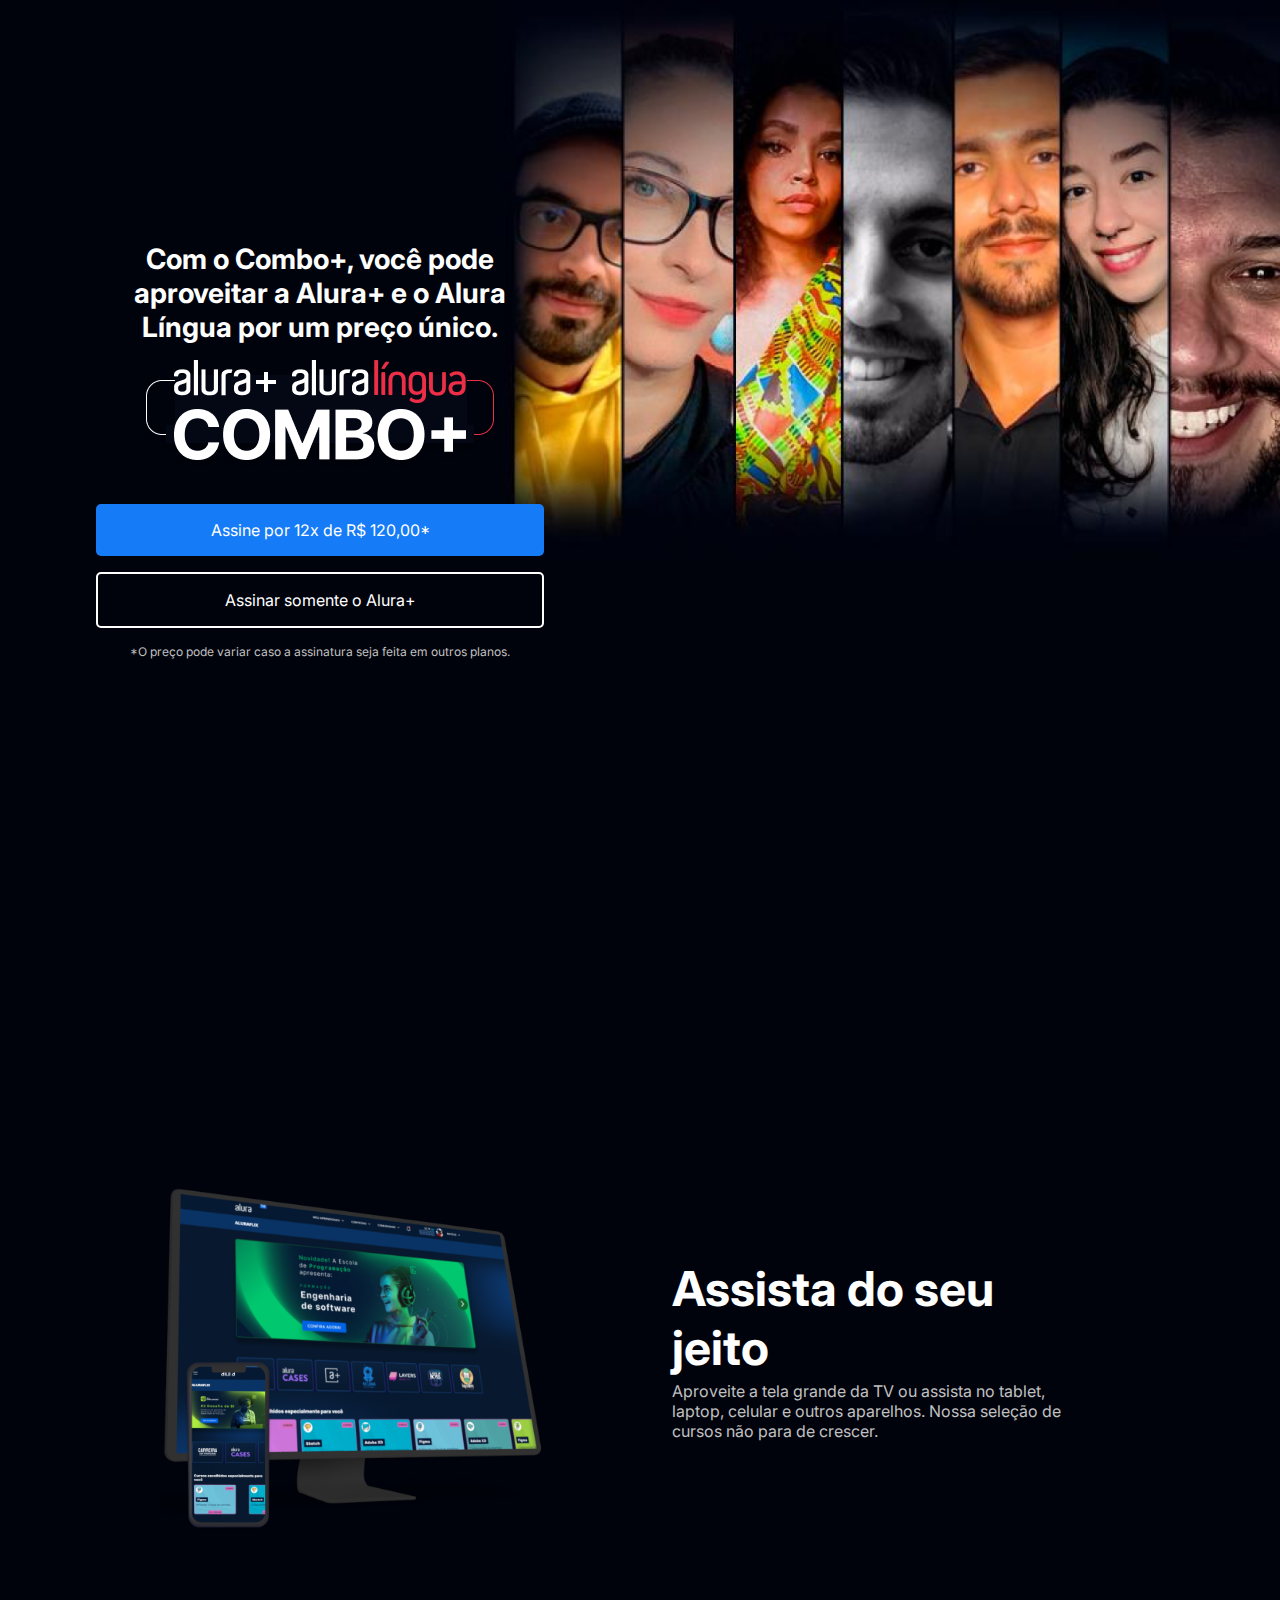
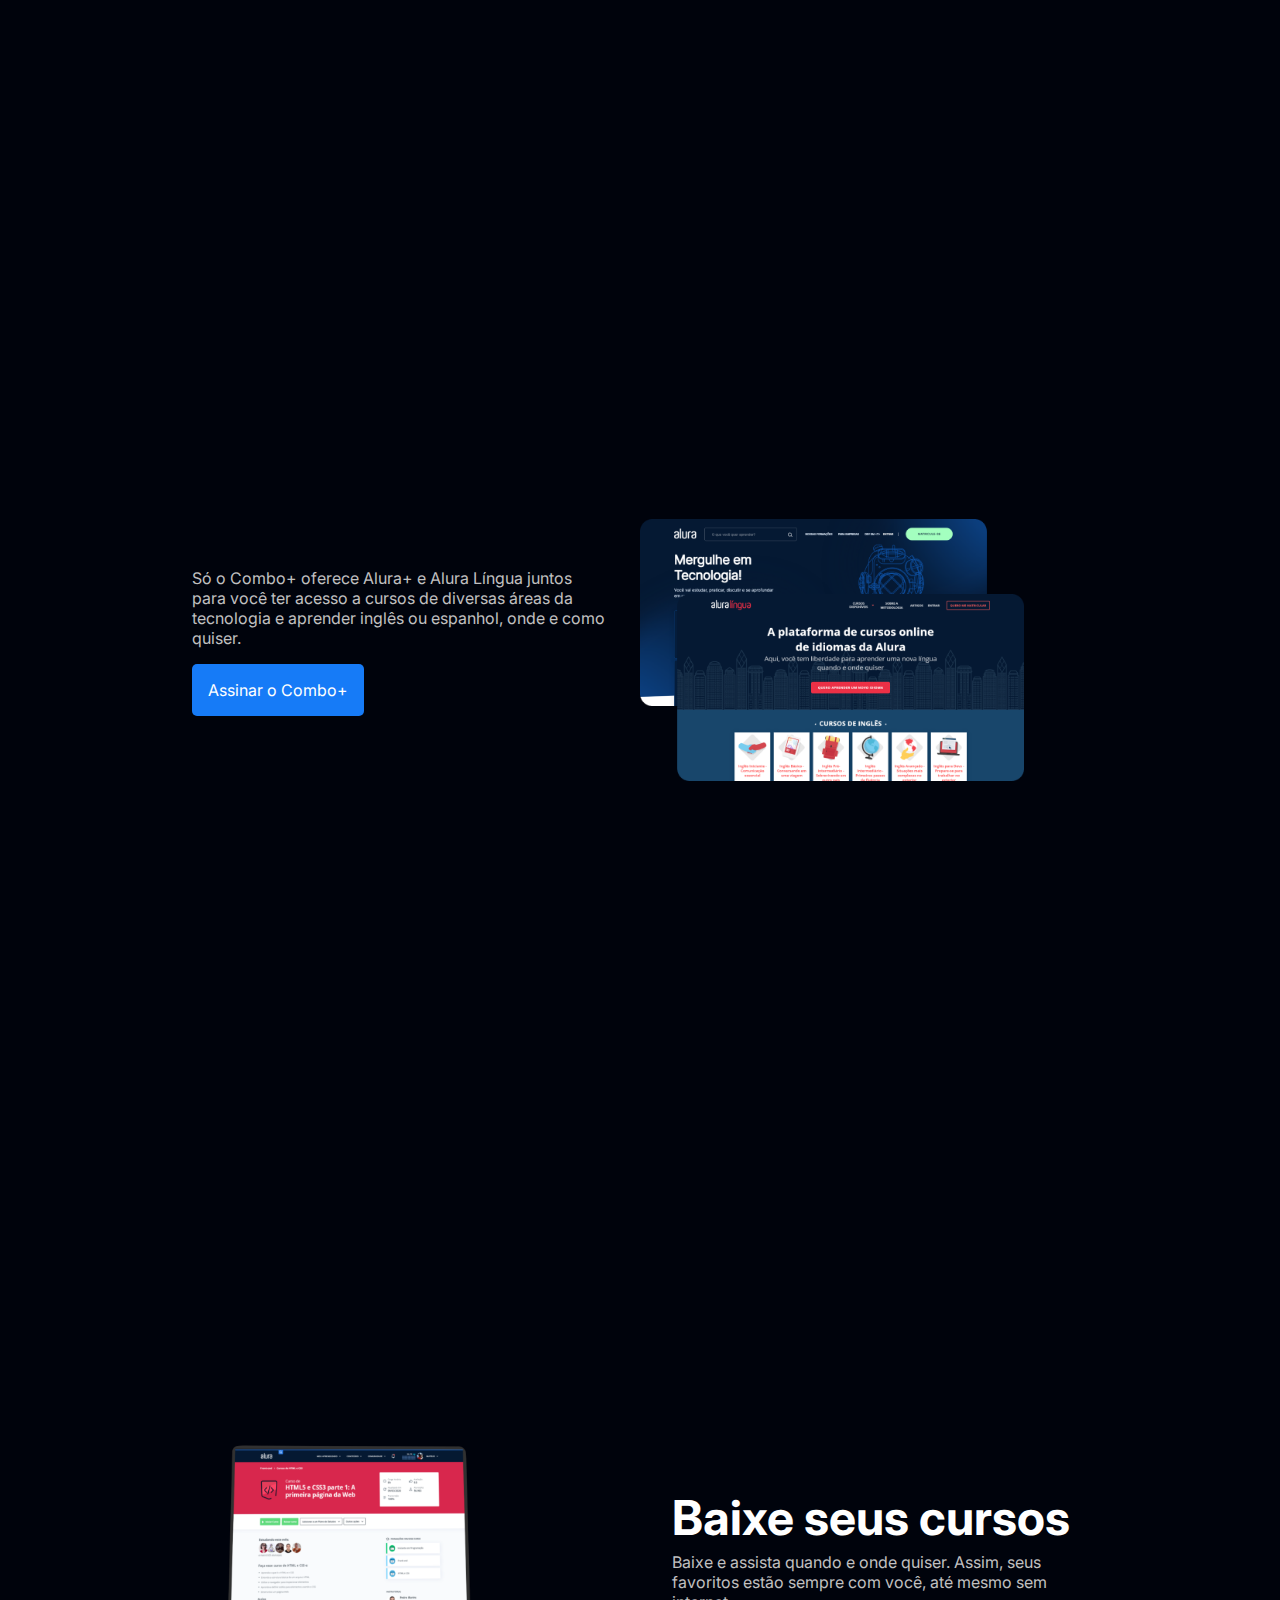
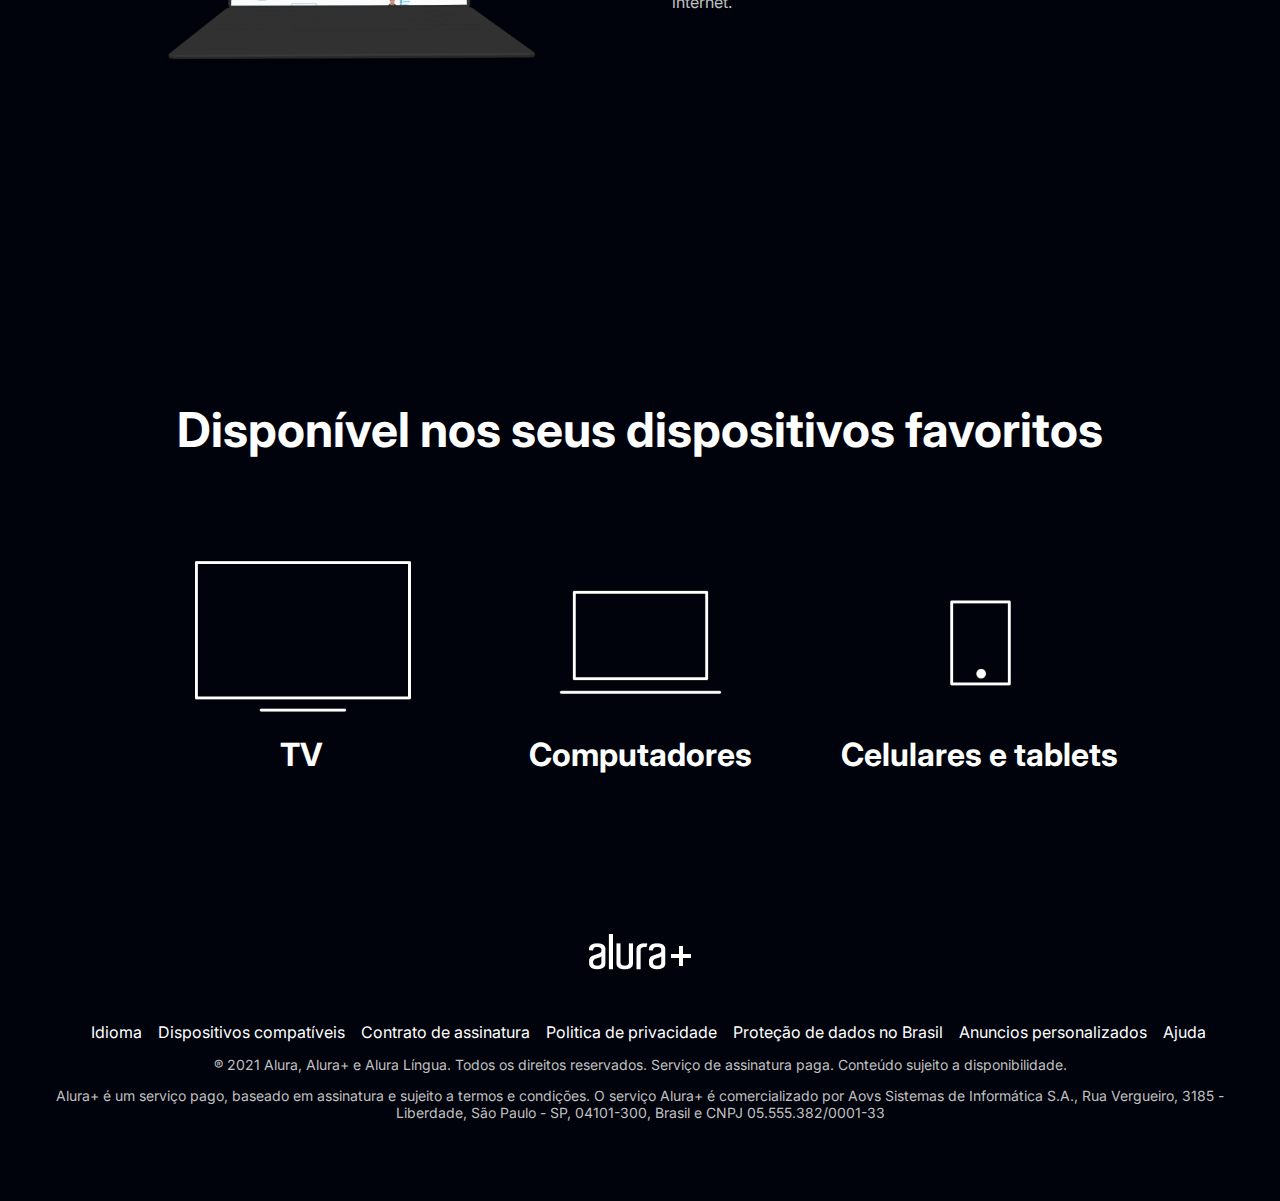
<file: alura-plus/index.html>
<!DOCTYPE html>
<html>

    <head>
        <title>Alura Plus</title>
        <meta charset="UTF-8">
        <meta name="viewport" content="width=device-width, initial-scale=1">
        <link rel="stylesheet" href="style.css">
        <link rel="preconnect" href="https://fonts.googleapis.com">
        <link rel="preconnect" href="https://fonts.gstatic.com" crossorigin>
        <link href="https://fonts.googleapis.com/css2?family=Bebas+Neue&family=Inter:wght@400;700&family=Roboto&display=swap" rel="stylesheet">
    </head>

    <body>
        <section class="container principal">
            <div class="container__caixa">
                <h1 class="container__titulo">Com o Combo+, você pode aproveitar a Alura+ e o Alura Língua por um preço único.</h1>
                <img src="img/Combo.png" alt="O combo+ é a junção do Alura+ com Alura língua" class="container__imagem">
                <a href="www.alura.com.br" class="container__botao">Assine por 12x de R$ 120,00*</a>
                <a href="www.alura.com.br" class="container__botao botao__secundario">Assinar somente o Alura+</a>
                <p class="container__aviso">*O preço pode variar caso a assinatura seja feita em outros planos.</p>
            </div>
        </section>

        <section class="container secundario">
            <img src="img/Plataformas.png" alt="Um monitor e um celular com alura plus aberto" class="secundario__imagem">
            <div class="container__descricao">
                <h2 class="descricao__titulo">Assista do seu jeito</h2>
                <p class="descricao__texto">Aproveite a tela grande da TV ou assista no tablet, laptop, celular e outros aparelhos. Nossa seleção de cursos não para de crescer.</p>
            </div>
        </section>

        <section class="container secundario">
            <div class="container__descricao">
                <p class="descricao__texto">Só o Combo+ oferece Alura+ e Alura Língua juntos para você ter acesso a cursos de diversas áreas da tecnologia e aprender inglês ou espanhol, onde e como quiser.</p>
                <a href="www.alura.com.br" class="container__botao secundario__botao">Assinar o Combo+</a>
            </div>
            <img src="img/Telas.png" alt="Tela da alura plus e do alura lingua" class="secundario__imagem">
        </section>

        <section class="container secundario">
            <img src="img/Notebook.png" alt="notebook com o site da alura aberto" class="secundario__imagem">
            <div class="container__descricao">
                <h2 class="descricao__titulo">Baixe seus cursos</h2>
                <p class="descricao__texto">Baixe e assista quando e onde quiser. Assim, seus favoritos estão sempre com você, até mesmo sem internet.</p>
            </div>
        </section>

        <section class="dispositivos">
            <h2 class="dispositivos__titulo">Disponível nos seus dispositivos favoritos</h2>
            <ul class="dispositivos__lista">
                <li>
                    <img src="img/tv.png" alt="icone de televisão">
                    <h3 class="lista__item">TV</h3>
                </li>
                <li>
                    <img src="img/computador.png" alt="icone de computador">
                    <h3 class="lista__item">Computadores</h3>
                </li>
                <li>
                    <img src="img/celular.png" alt="icone de celular">
                    <h3 class="lista__item">Celulares e tablets</h3>
                </li>
            </ul>
        </section>

        <footer class="rodape">
            <img src="img/Logo.png" alt="logo da Alura plus" class="rodape__logo">
            <ul class="rodape__lista">
                <li class="lista__link">
                    <a href="#">Idioma</a>
                </li>
                <li class="lista__link">
                    <a href="#">Dispositivos compatíveis</a>
                </li>
                <li class="lista__link">
                    <a href="#">Contrato de assinatura</a>
                </li>
                <li class="lista__link">
                    <a href="#">Politica de privacidade</a>
                </li>
                <li class="lista__link">
                    <a href="#">Proteção de dados no Brasil</a>
                </li>
                <li class="lista__link">
                    <a href="#">Anuncios personalizados</a>
                </li>
                <li class="lista__link">
                    <a href="#">Ajuda</a>
                </li>
            </ul>
            <p class="rodape__texto">® 2021 Alura, Alura+ e Alura Língua. Todos os direitos reservados. Serviço de assinatura paga. Conteúdo sujeito a disponibilidade.</p>
            <p class="rodape__texto">Alura+ é um serviço pago, baseado em assinatura e sujeito a termos e condições. O serviço Alura+ é comercializado por Aovs Sistemas de Informática S.A., Rua Vergueiro, 3185 - Liberdade, São Paulo - SP, 04101-300, Brasil e CNPJ 05.555.382/0001-33</p>
        </footer>

    </body>

</html>
</file>
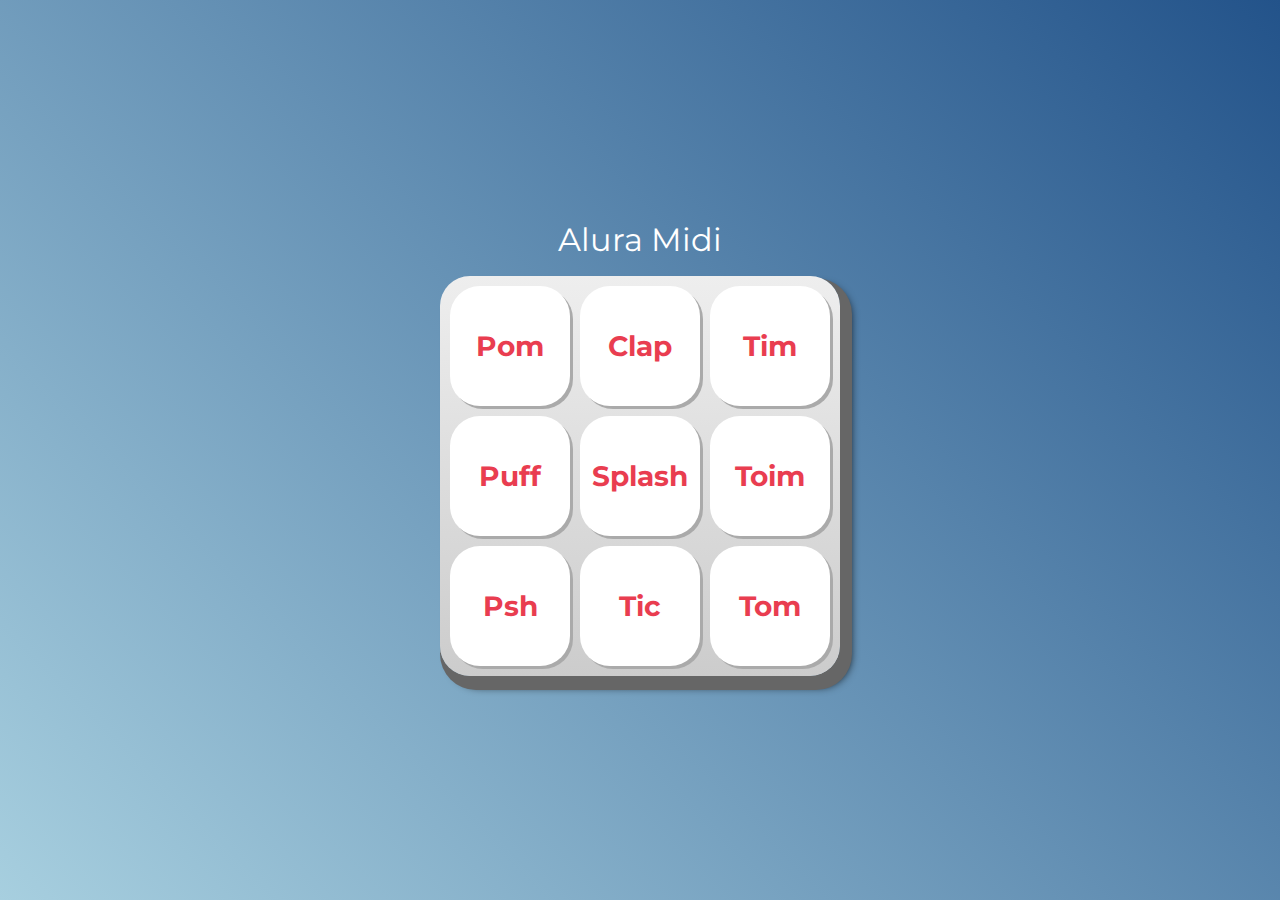
<file: aluramidi/index.html>
<!DOCTYPE html>
<html lang="pt-BR">
<head>
    <meta charset="UTF-8">
    <meta http-equiv="X-UA-Compatible" content="IE=edge">
    <meta name="viewport" content="width=device-width, initial-scale=1.0">

    <title>Alura MIDI</title>

    <link rel="preconnect" href="https://fonts.googleapis.com">
    <link rel="preconnect" href="https://fonts.gstatic.com" crossorigin>
    <link href="https://fonts.googleapis.com/css2?family=Montserrat:wght@500;600&display=swap" rel="stylesheet">

    <link rel="icon" type="image/png" href="images/bateria.png">
    <link rel="stylesheet" href="css/reset.css">
    <link rel="stylesheet" href="css/estilos.css">

</head>
<body>

    <h1>Alura Midi</h1>

    <section class="teclado">
        <button class="tecla tecla_pom">Pom</button>
        <button class="tecla tecla_clap">Clap</button>
        <button class="tecla tecla_tim">Tim</button>

        <button class="tecla tecla_puff">Puff</button>
        <button class="tecla tecla_splash">Splash</button>
        <button class="tecla tecla_toim">Toim</button>

        <button class="tecla tecla_psh">Psh</button>
        <button class="tecla tecla_tic">Tic</button>
        <button class="tecla tecla_tom">Tom</button>
    </section>

    <audio src="sounds/keyq.wav" id="som_tecla_pom"></audio>
    <audio src="sounds/keyw.wav" id="som_tecla_clap"></audio>
    <audio src="sounds/keye.wav" id="som_tecla_tim"></audio>
    <audio src="sounds/keya.wav" id="som_tecla_puff"></audio>
    <audio src="sounds/keys.wav" id="som_tecla_splash"></audio>
    <audio src="sounds/keyd.wav" id="som_tecla_toim"></audio>
    <audio src="sounds/keyz.wav" id="som_tecla_psh"></audio>
    <audio src="sounds/keyx.wav" id="som_tecla_tic"></audio>
    <audio src="sounds/keyc.wav" id="som_tecla_tom"></audio>

    <script src="main.js"></script>
</body>
</html>
</file>
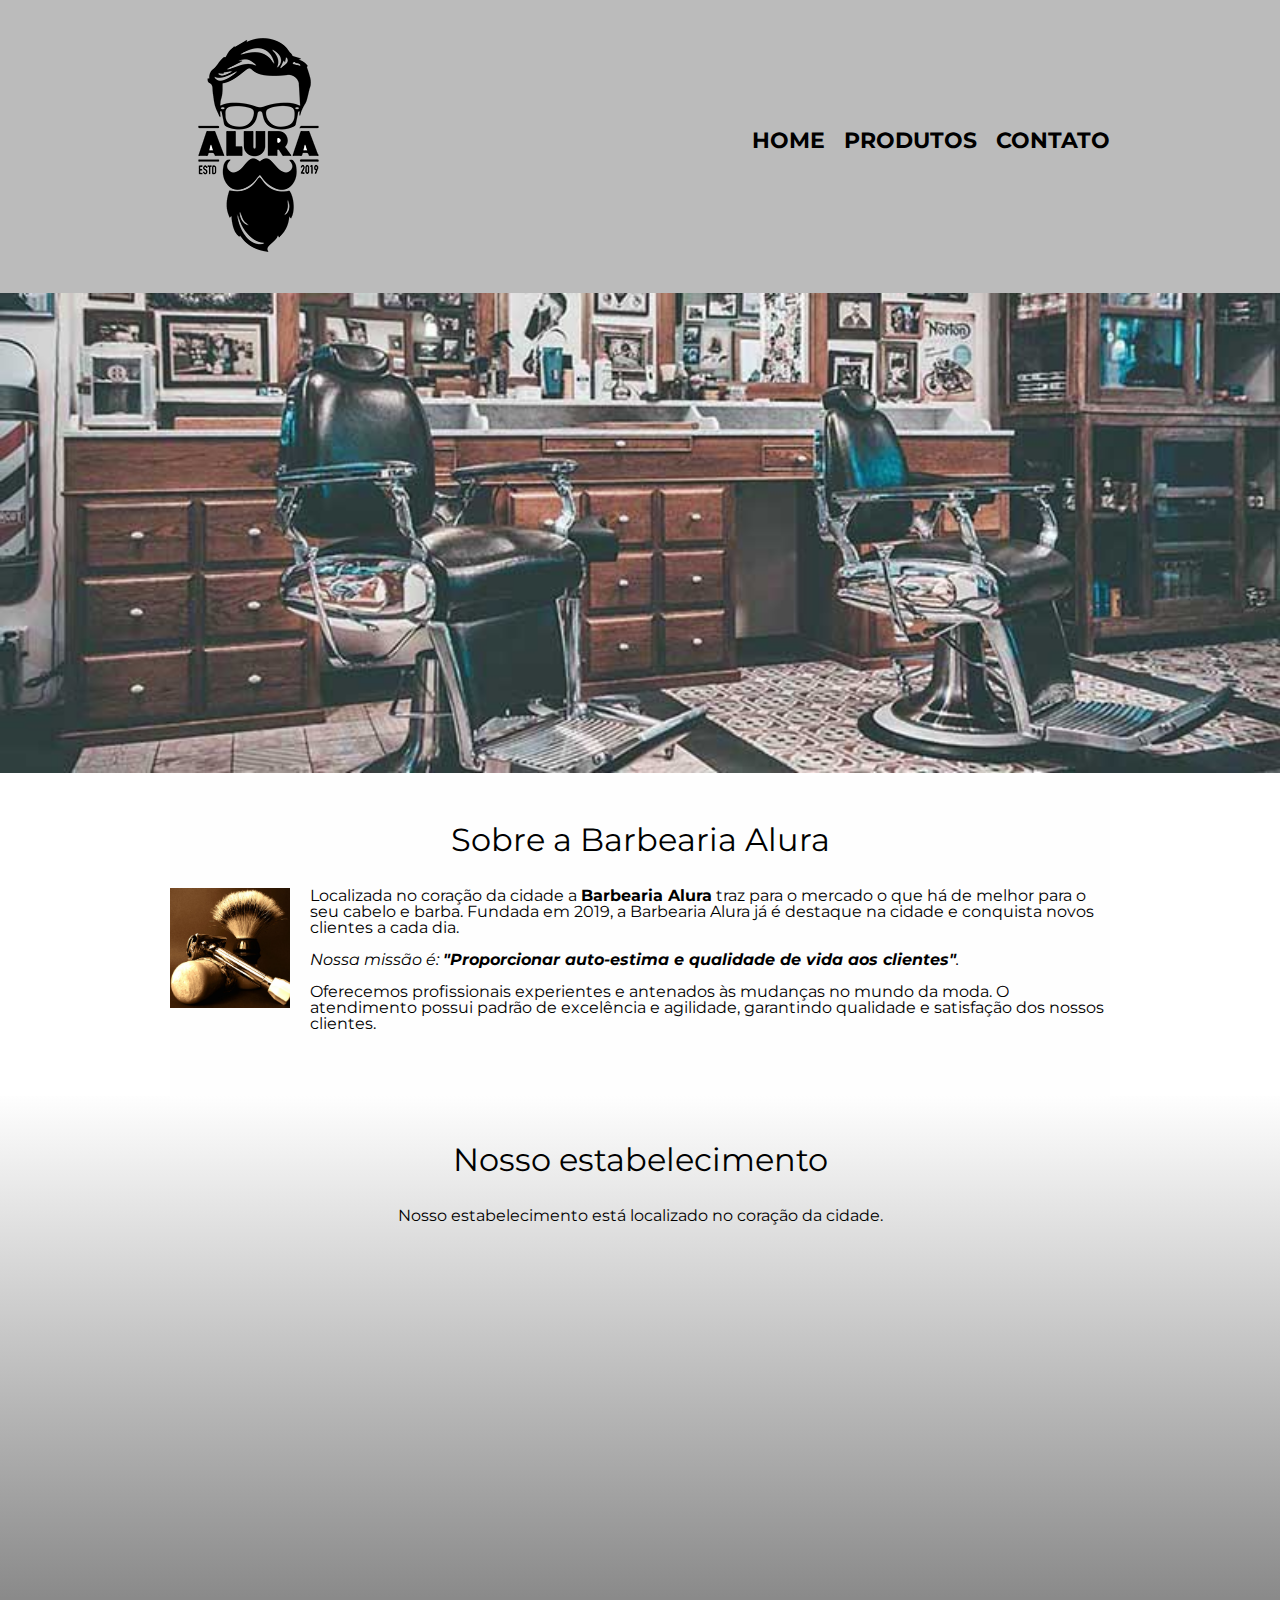
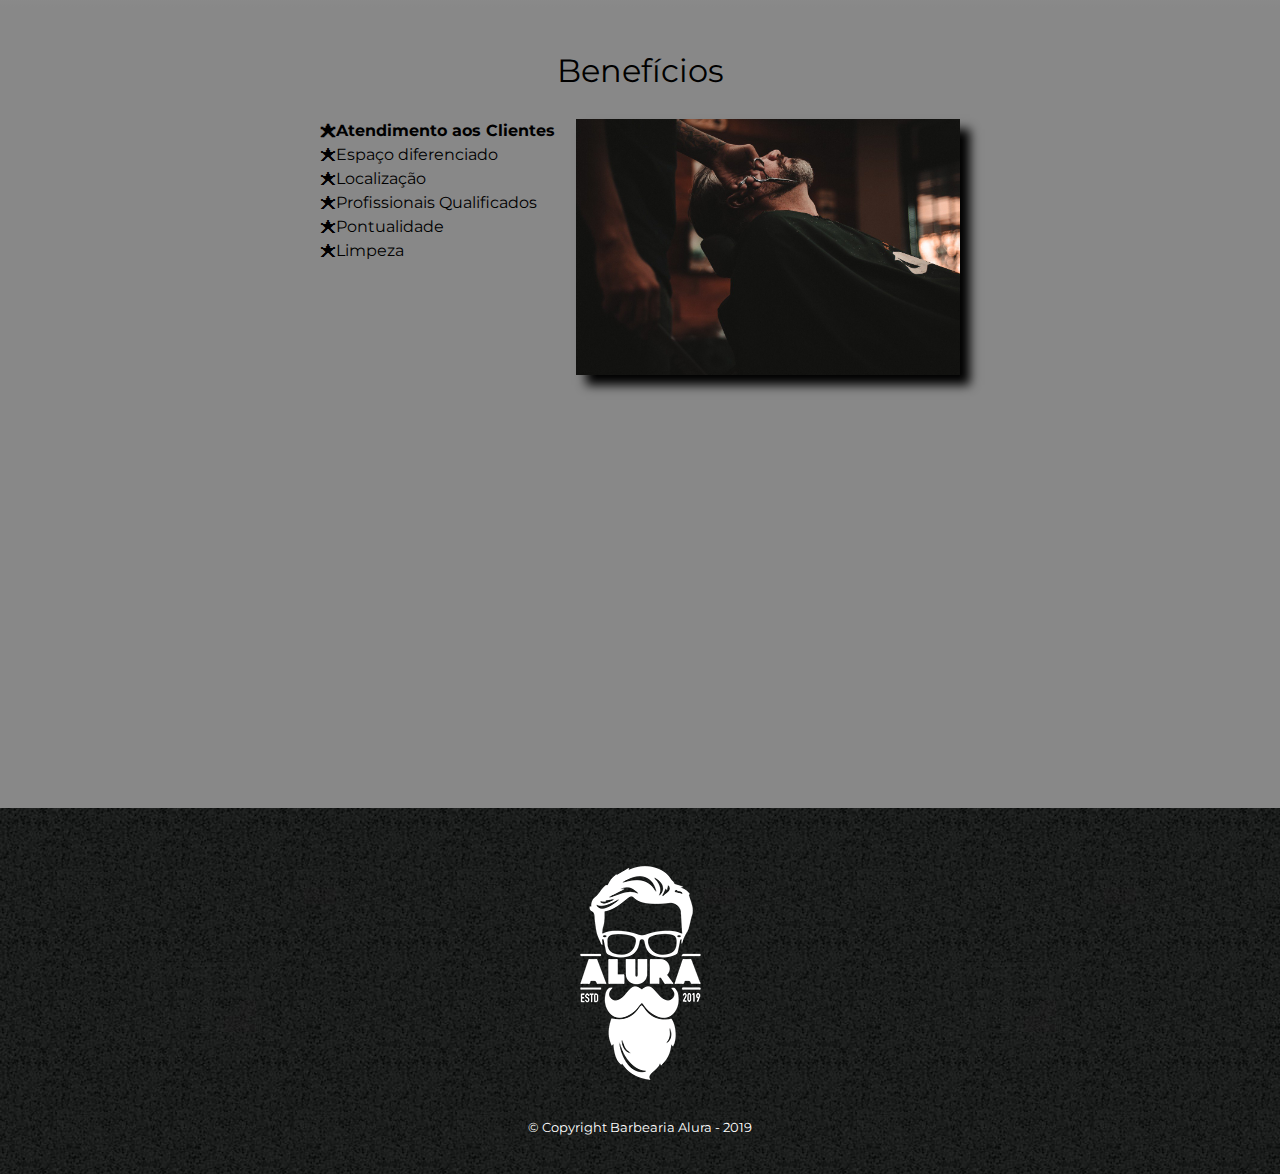
<file: barbearia_alura/index.html>
<!DOCTYPE html>
<html lang="pt-br">
	<head>
		<meta charset="UTF-8">
		<meta name="viewport" content="width=device-width">
		<title>Barbearia Alura</title>

		<link rel="stylesheet" href="reset.css">
		<link rel="stylesheet" href="style.css">
		<link href="https://fonts.googleapis.com/css?family=Montserrat&display=swap" rel="stylesheet">
	</head>

	<body>
		<header>
			<div class="caixa">
				<h1><img src="logo.png"></h1>

				<nav>
					<ul>
						<li><a href="index.html">Home</a></li>
						<li><a href="produtos.html">Produtos</a></li>
						<li><a href="contato.html">Contato</a></li>
					</ul>
				</nav>
			</div>
		</header>

		<img class="banner" src="banner.jpg">

		<main>
			<section class="principal">
				<h2 class="titulo-principal">Sobre a Barbearia Alura</h2>

				<img class="utensilios" src="utensilios.jpg" alt="Utensilios de um barbeiro.">
		 
				<p>Localizada no coração da cidade a <strong>Barbearia Alura</strong> traz para o mercado o que há de melhor para o seu cabelo e barba. Fundada em 2019, a Barbearia Alura já é destaque na cidade e conquista novos clientes a cada dia.</p>

				<p id="missao"><em>Nossa missão é: <strong>"Proporcionar auto-estima e qualidade de vida aos clientes"</strong>.</em></p>

				<p>Oferecemos profissionais experientes e antenados às mudanças no mundo da moda. O atendimento possui padrão de excelência e agilidade, garantindo qualidade e satisfação dos nossos clientes.</p>
			</section>

			<section class="mapa">
				<h3 class="titulo-principal">Nosso estabelecimento</h3>
				<p>Nosso estabelecimento está localizado no coração da cidade.</p>

				<div class="mapa-conteudo">
					<iframe src="https://www.google.com/maps/embed?pb=!1m18!1m12!1m3!1d3656.4483278365396!2d-46.63466568562861!3d-23.588249068469487!2m3!1f0!2f0!3f0!3m2!1i1024!2i768!4f13.1!3m3!1m2!1s0x94ce5a2b2ed7f3a1%3A0xab35da2f5ca62674!2sCaelum!5e0!3m2!1spt-BR!2sbr!4v1568814489656!5m2!1spt-BR!2sbr" width="100%" height="300" frameborder="0" style="border:0;" allowfullscreen=""></iframe>
				</div>
			</section>

			<section class="beneficios">
				<h3 class="titulo-principal">Benefícios</h3>

				<div class="conteudo-beneficios">
					<ul class="lista-beneficios">
						<li class="itens">Atendimento aos Clientes</li>
						<li class="itens">Espaço diferenciado</li>
						<li class="itens">Localização</li>
						<li class="itens">Profissionais Qualificados</li>
						<li class="itens">Pontualidade</li>
						<li class="itens">Limpeza</li>
					</ul><img src="beneficios.jpg" class="imagem-beneficios">
				</div>

				<div class="video">
					<iframe width="100%" height="315" src="https://www.youtube.com/embed/wcVVXUV0YUY" frameborder="0" allow="accelerometer; autoplay; encrypted-media; gyroscope; picture-in-picture" allowfullscreen></iframe>
				</div>
			</section>
		</main>

		<footer>
			<img src="logo-branco.png">
			<p class="copyright">&copy; Copyright Barbearia Alura - 2019</p>
		</footer>
	</body>
</html>
</file>
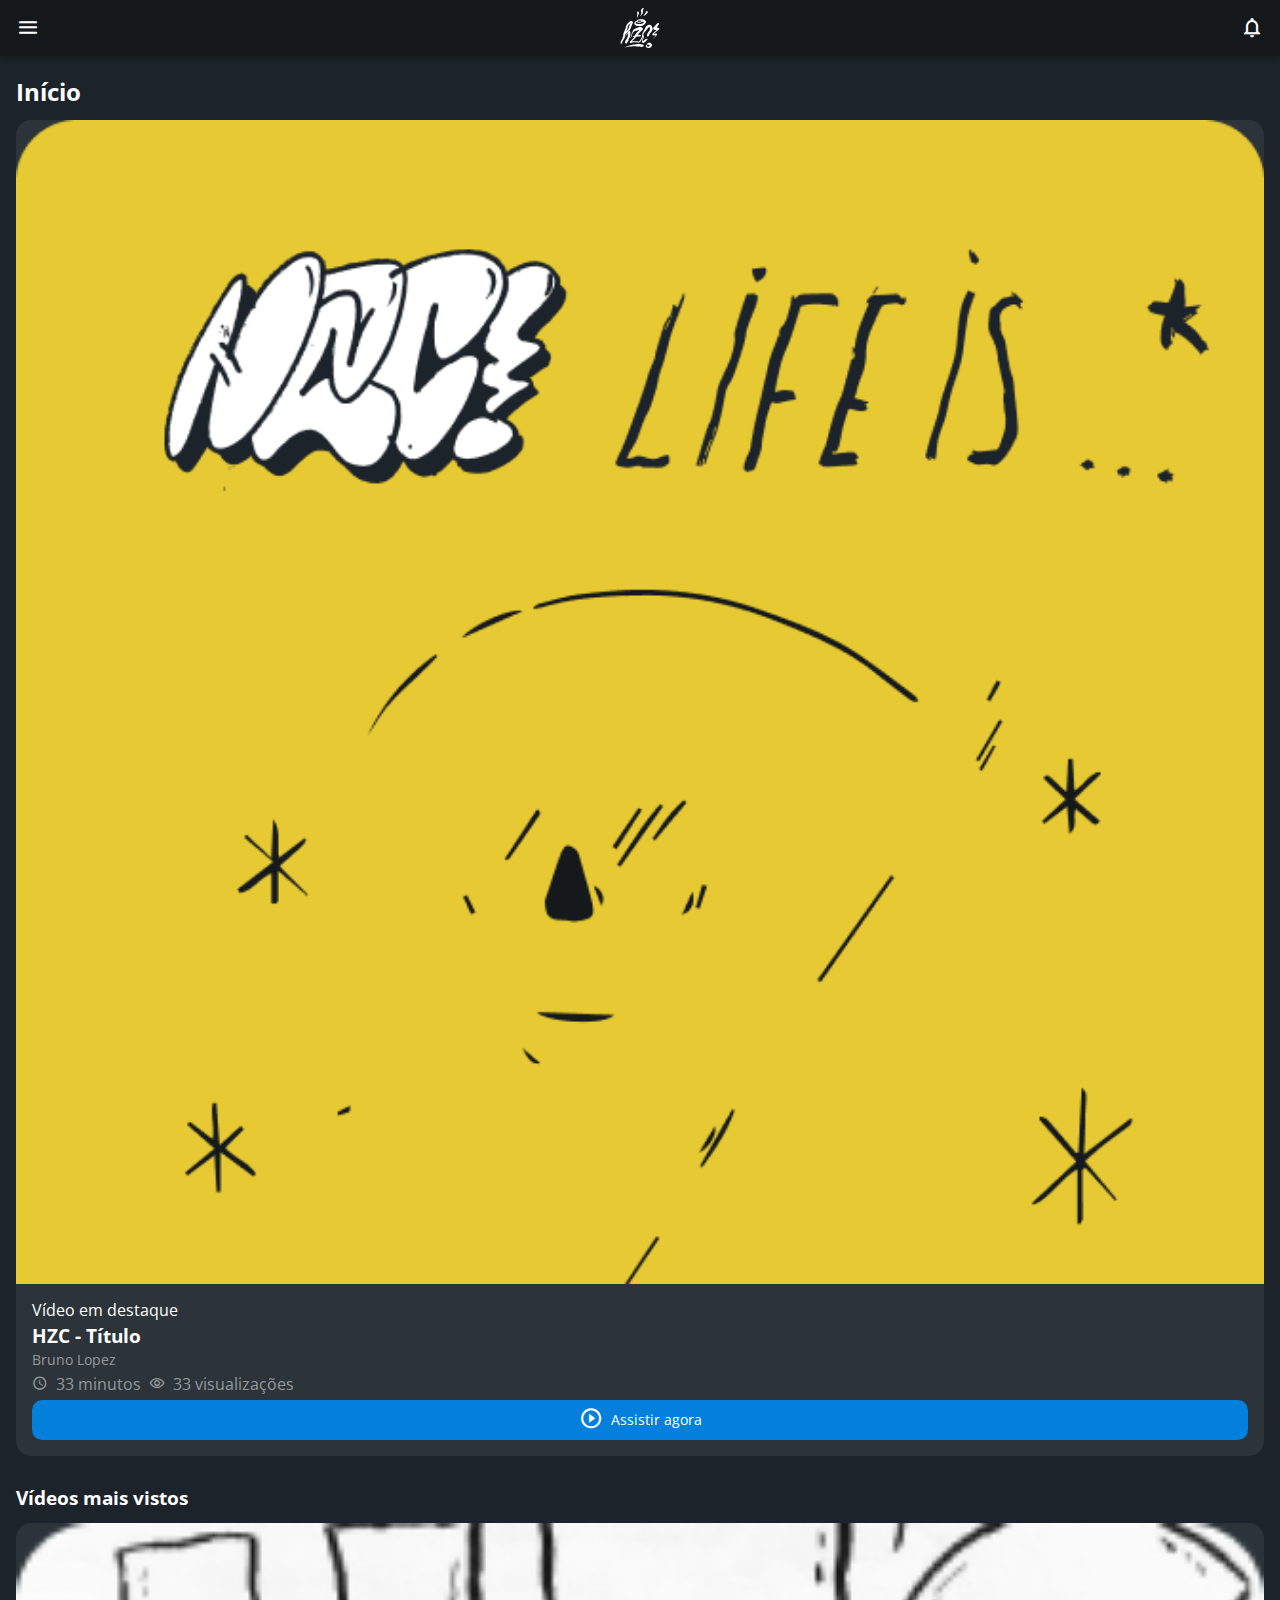
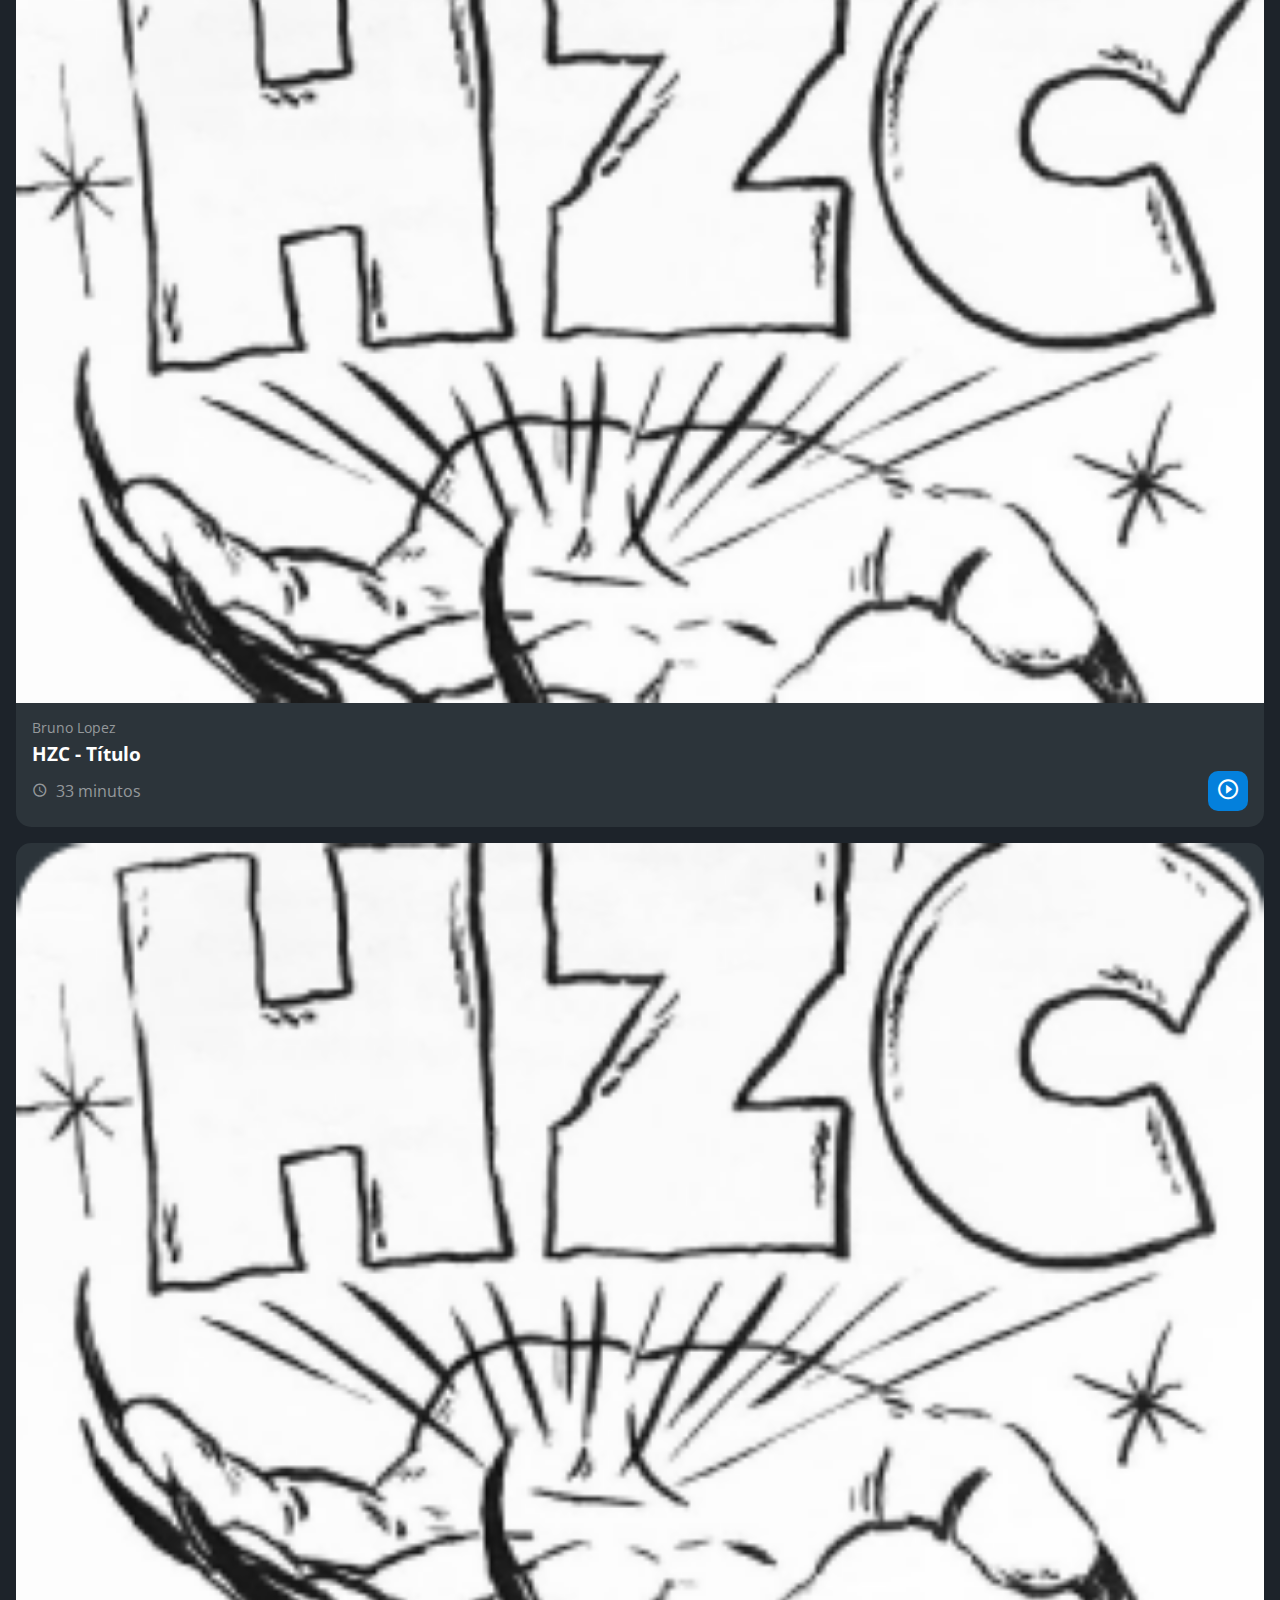
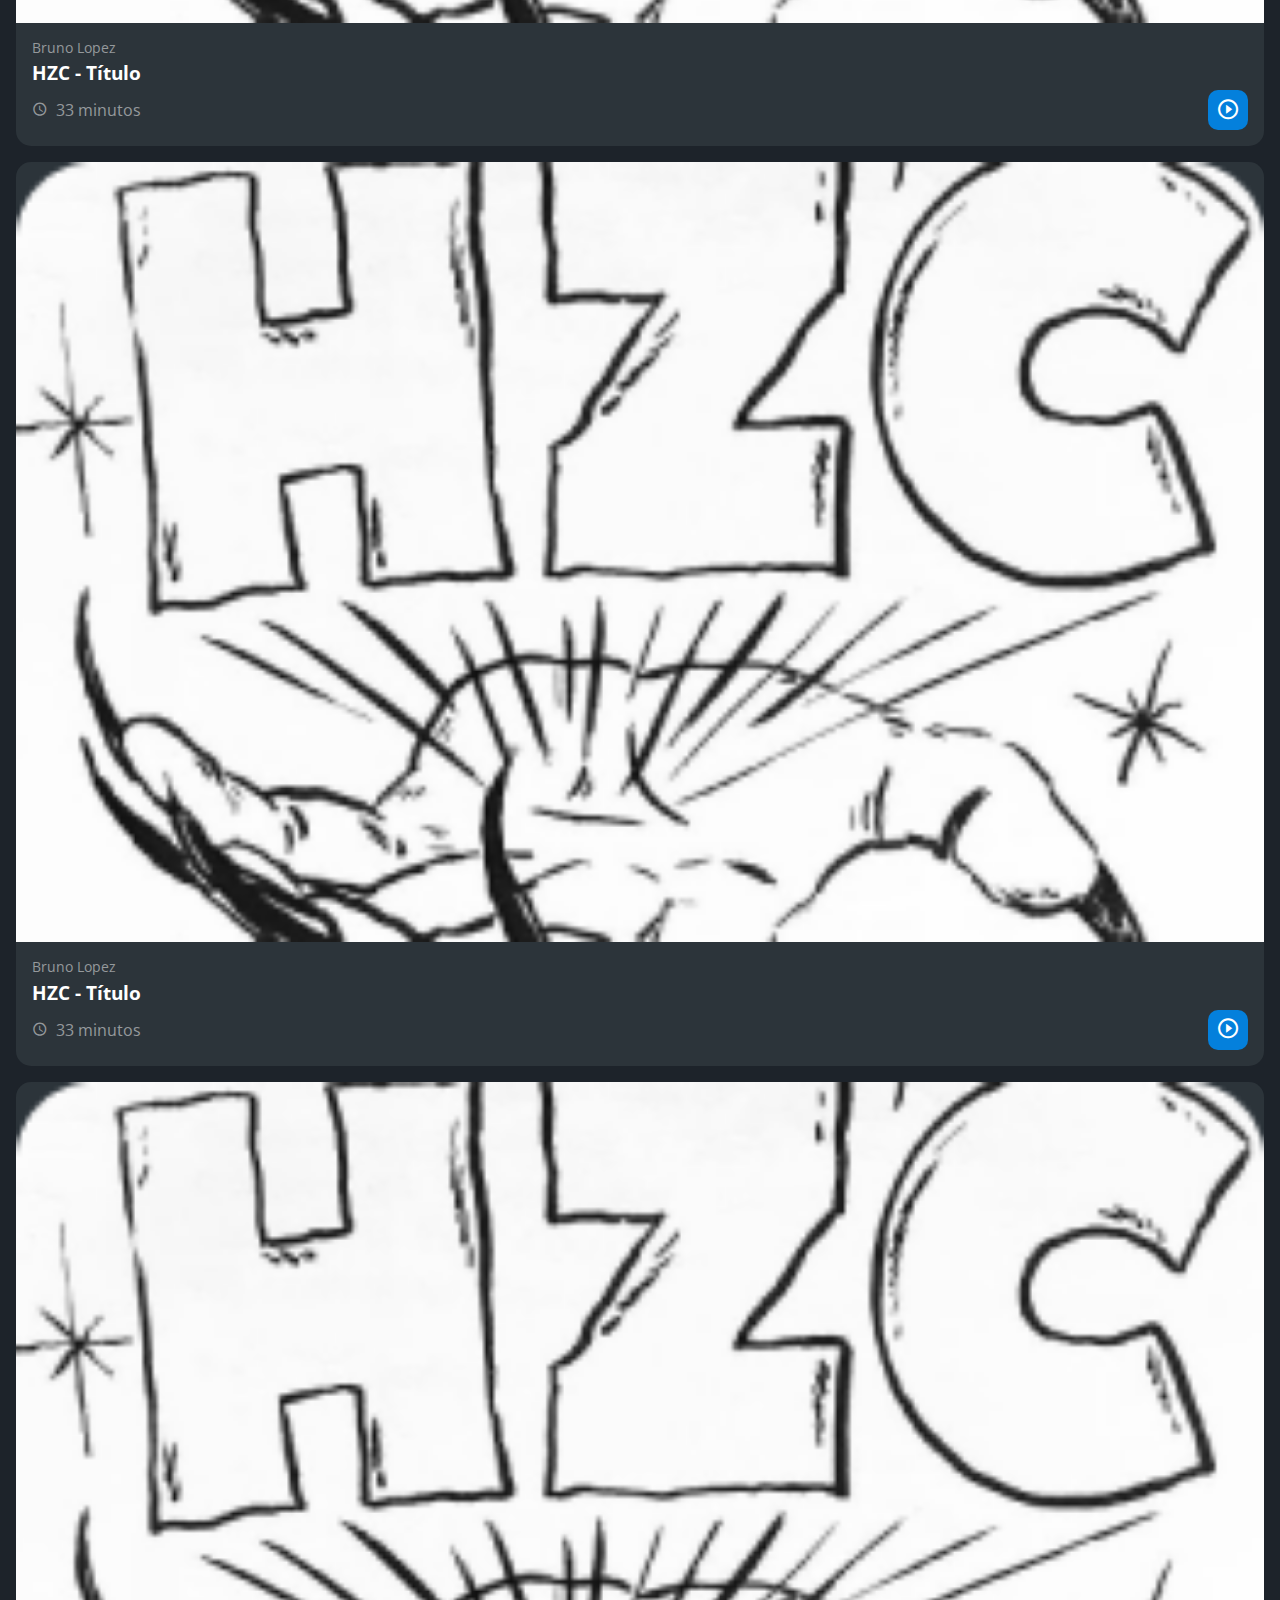
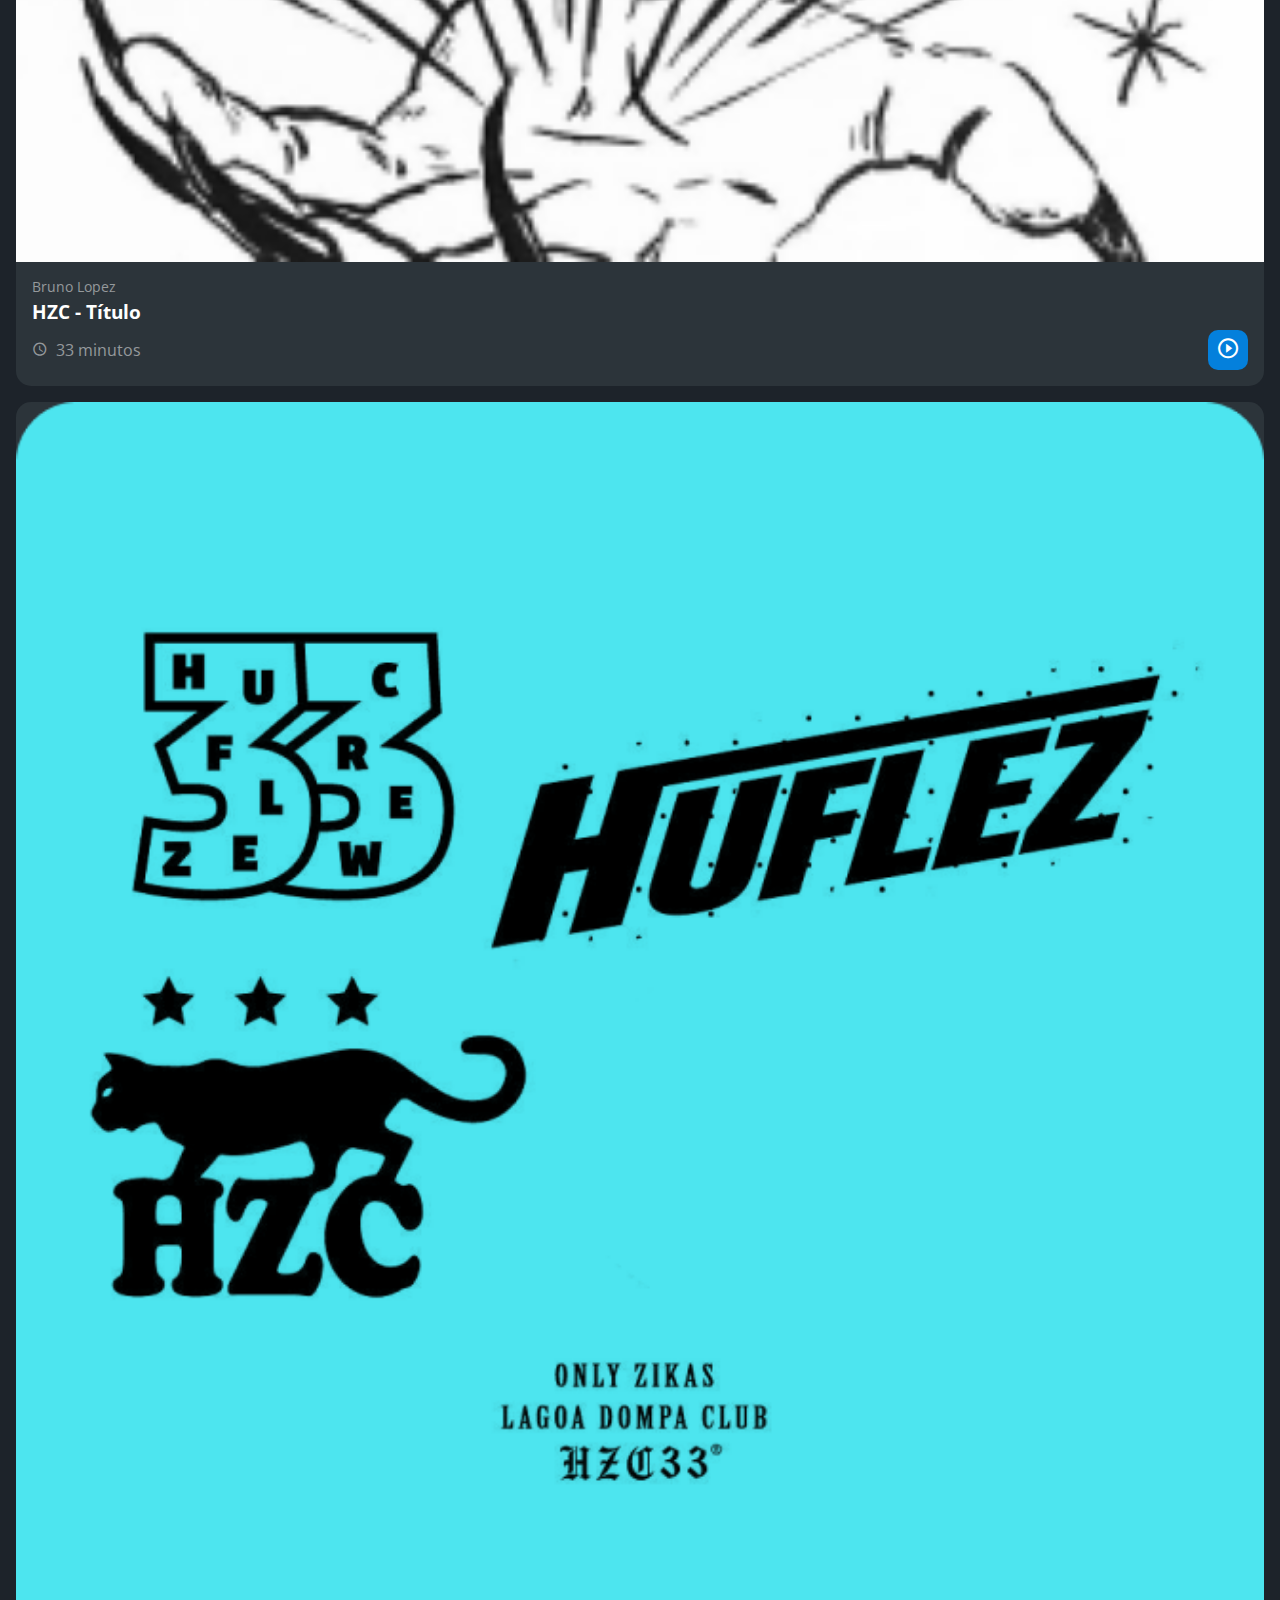
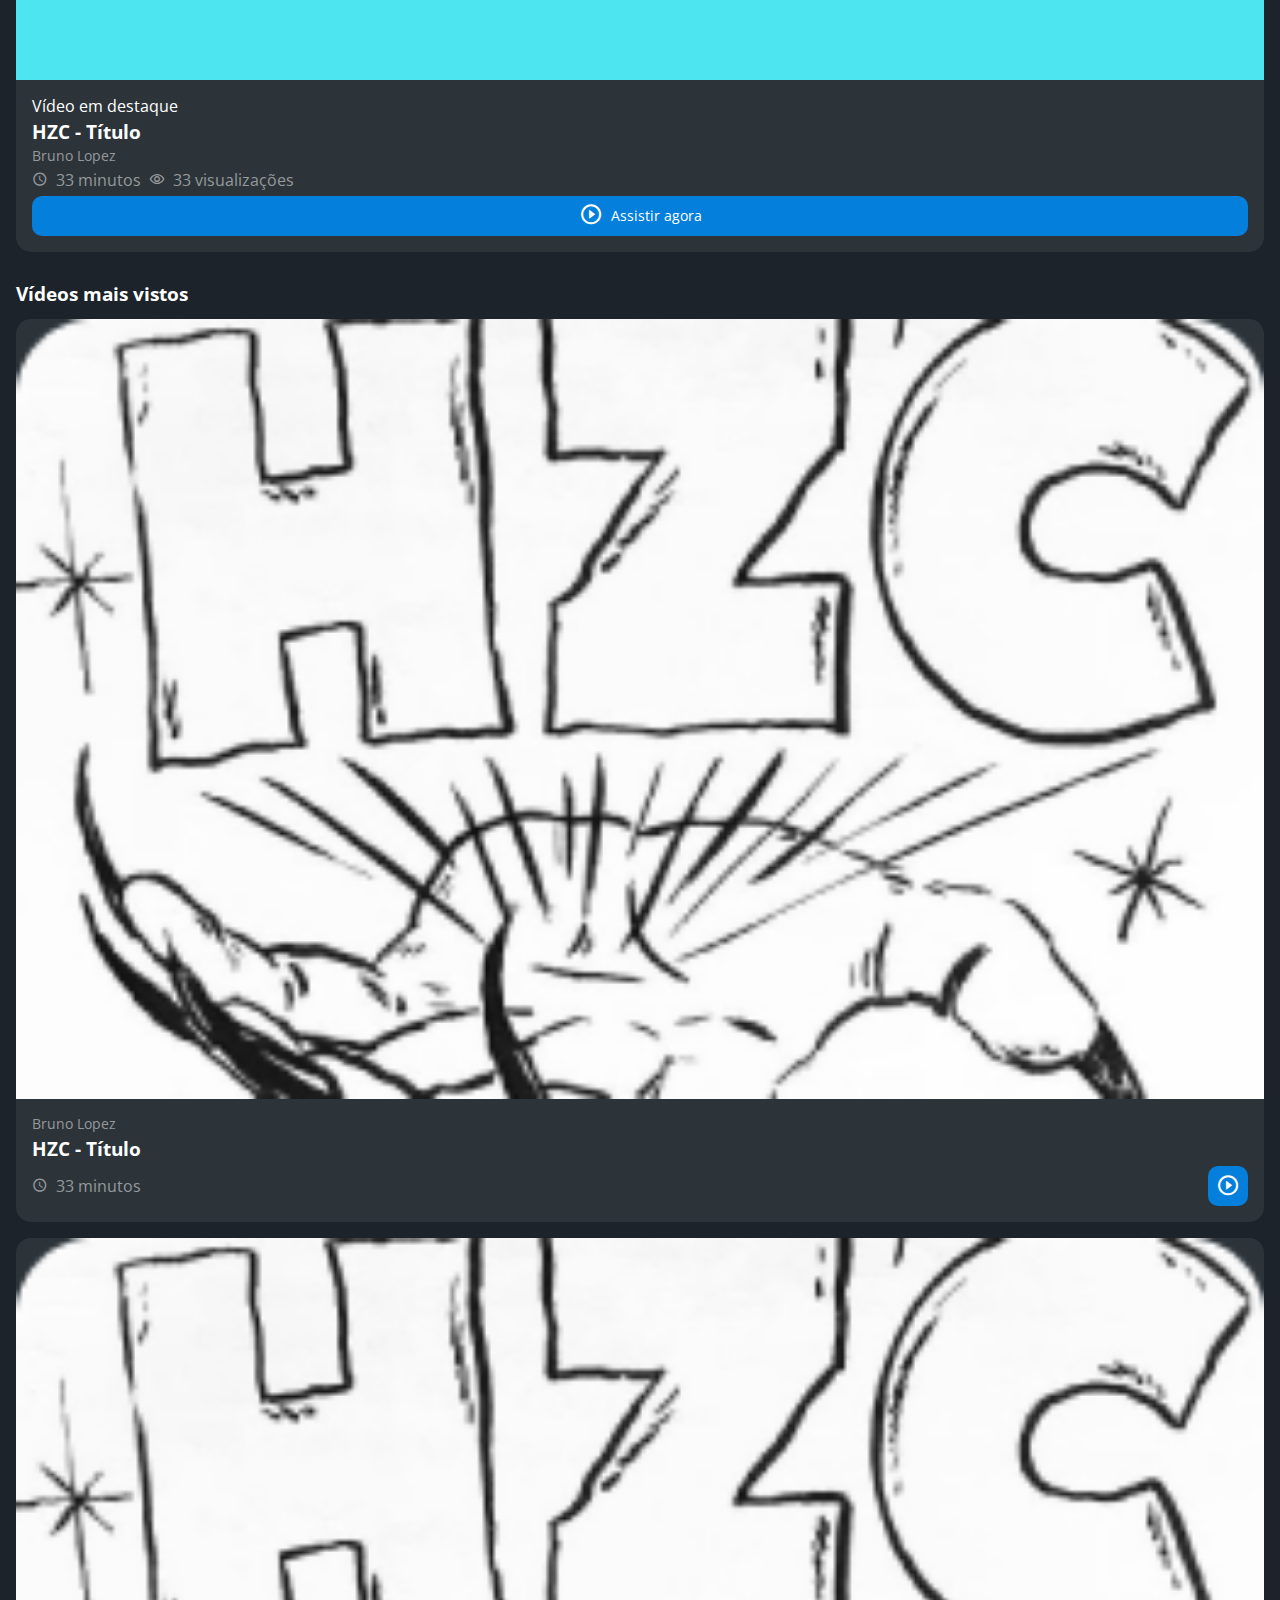
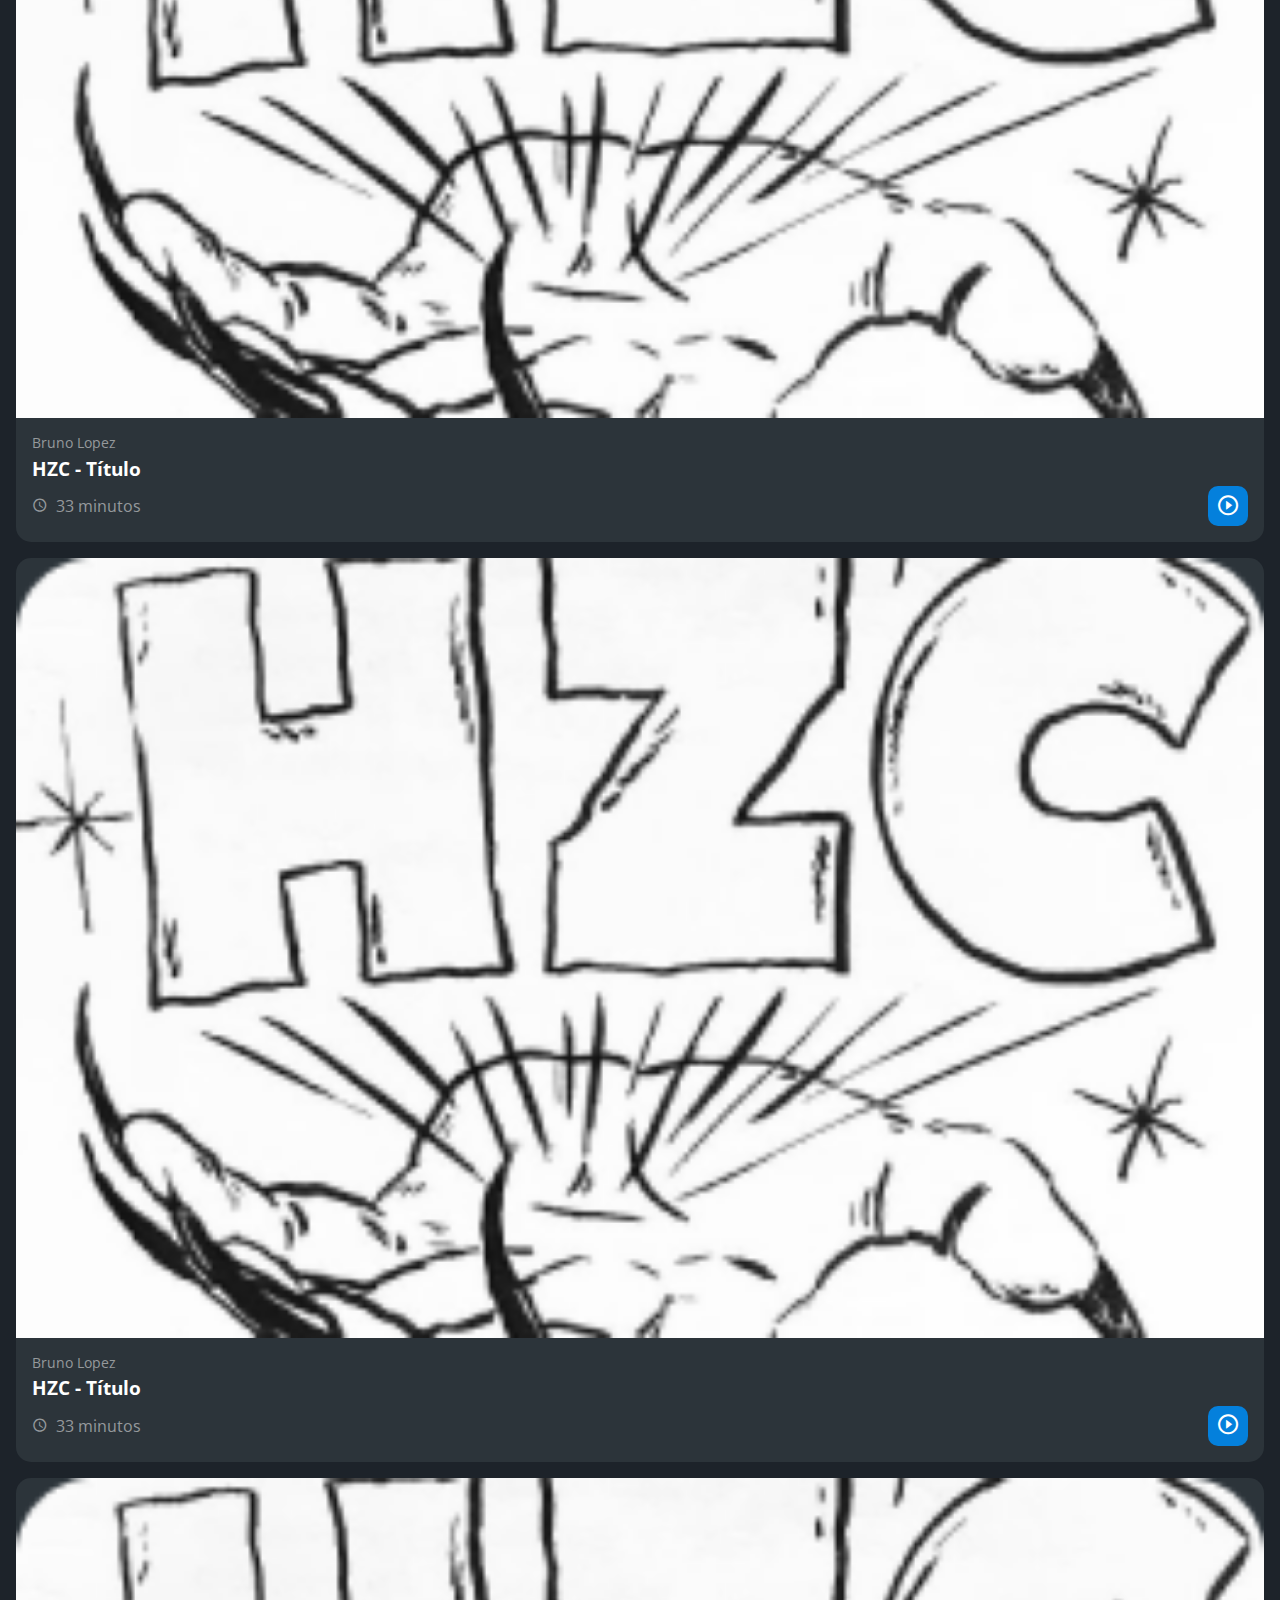
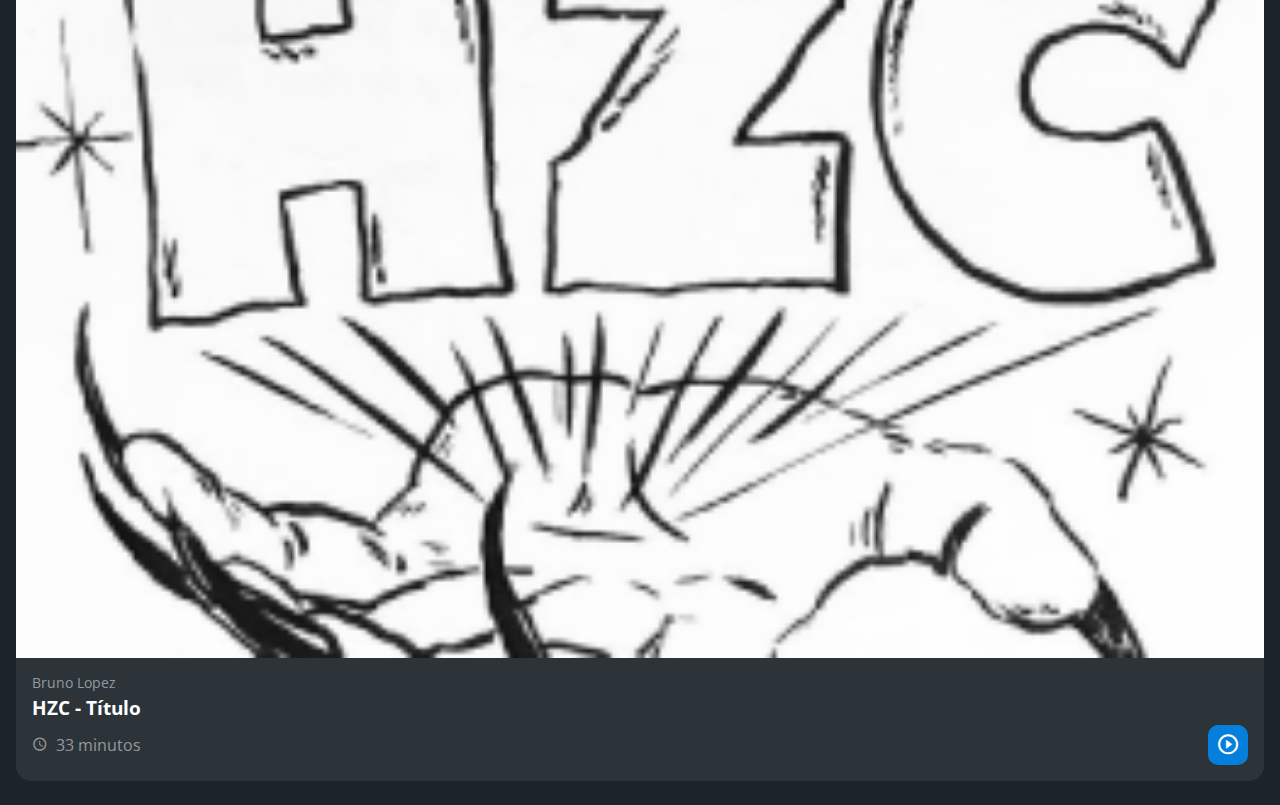
<file: flex-e-grid-aula6/index.html>
<!DOCTYPE html>
<html lang="pt-br">
<head>
    <meta charset="UTF-8">
    <meta http-equiv="X-UA-Compatible" content="IE=edge">
    <meta name="viewport" content="width=device-width, initial-scale=1.0">
    <title>HZC | Home</title>
    <link rel="preconnect" href="https://fonts.googleapis.com">
    <link rel="preconnect" href="https://fonts.gstatic.com" crossorigin>
    <link rel="stylesheet" href="https://fonts.googleapis.com/css2?family=Open+Sans:wght@400;600;700&display=swap">
    <link rel="stylesheet" href="assets/css/reset.css">
    <link rel="stylesheet" href="assets/css/estilos.css">
</head>
<body>
    <header class="cabecalho">
        <button class="cabecalho__menu" aria-label="Menu"><i></i></button>
        <img src="assets/img/logo.svg" alt="Logotipo da HZC" class="cabecalho__logo">
        <p class="cabecalho__perfil">Bruno Lopez</p>
        <button class="cabecalho__notificacao" aria-label="Notificação"><i></i></button>
    </header>
    <nav class="menu-lateral">
        <img src="assets/img/logo.svg" alt="Logotipo da HZC" class="menu-lateral__logo">
        <a href="#" class="menu-lateral__link menu-lateral__link--inicio menu-lateral__link--ativo">Início</a>
        <a href="#" class="menu-lateral__link menu-lateral__link--videos">Vídeos</a>
        <a href="#" class="menu-lateral__link menu-lateral__link--picos">Picos</a>
        <a href="#" class="menu-lateral__link menu-lateral__link--integrantes">Integrantes</a>
        <a href="#" class="menu-lateral__link menu-lateral__link--camisas">Camisas</a>
        <a href="#" class="menu-lateral__link menu-lateral__link--pinturas">Pinturas</a>
    </nav>
    <main class="principal">
        <h2 class="titulo-pagina">Início</h2>
        <article class="cartao cartao--destaque destaque-video">
            <img src="assets/img/banner-mobile_1.png" alt="Banner do cartao" class="cartao__imagem cartao__imagem--mobile">
            <img src="assets/img/banner_1.png" alt="Banner do cartao" class="cartao__imagem cartao__imagem--desktop">
            <div class="cartao__conteudo">
                <p class="cartao__destaque">Vídeo em destaque</p>
                <h3 class="cartao__titulo">HZC - Título</h3>
                <p class="cartao__perfil">Bruno Lopez</p>
                <p class="cartao__info cartao__info--tempo">33 minutos</p>
                <p class="cartao__info cartao__info--visualizacao">33 visualizações</p>
                <button class="cartao__botao cartao__botao--play cartao__botao--destaque">Assistir agora</button>
            </div>
        </article>
        <article class="cartao cartao--recentes videos-recentes">
            <h3 class="cartao__titulo">Vídeos recentes</h3>
            <a href="#" class="cartao__link">Ver todos</a>
            <ul class="cartao__lista">
                <li class="cartao__item">
                    <img src="assets/img/miniatura_1.png" alt="Thumbnail" class="cartao__item-thumbnail">
                    <h4 class="cartao__item-titulo">HZC - Love machine</h4>
                    <p class="cartao__item-perfil">Bruno Lopez</p>
                </li>
                <li class="cartao__item">
                    <img src="assets/img/miniatura_1.png" alt="Thumbnail" class="cartao__item-thumbnail">
                    <h4 class="cartao__item-titulo">HZC - Love machine</h4>
                    <p class="cartao__item-perfil">Bruno Lopez</p>
                </li>
                <li class="cartao__item">
                    <img src="assets/img/miniatura_1.png" alt="Thumbnail" class="cartao__item-thumbnail">
                    <h4 class="cartao__item-titulo">HZC - Love machine</h4>
                    <p class="cartao__item-perfil">Bruno Lopez</p>
                </li>
                <li class="cartao__item">
                    <img src="assets/img/miniatura_1.png" alt="Thumbnail" class="cartao__item-thumbnail">
                    <h4 class="cartao__item-titulo">HZC - Love machine</h4>
                    <p class="cartao__item-perfil">Bruno Lopez</p>
                </li>
                <li class="cartao__item">
                    <img src="assets/img/miniatura_1.png" alt="Thumbnail" class="cartao__item-thumbnail">
                    <h4 class="cartao__item-titulo">HZC - Love machine</h4>
                    <p class="cartao__item-perfil">Bruno Lopez</p>
                </li>
            </ul>
        </article>
        <section class="secao secao-videos">
            <h3 class="titulo-secao">Vídeos mais vistos</h3>
            <article class="cartao">
                <img src="assets/img/video_1.png" alt="Vídeo" class="cartao__imagem">
                <div class="cartao__conteudo">
                    <p class="cartao__perfil">Bruno Lopez</p>
                    <h3 class="cartao__titulo">HZC - Título</h3>
                    <p class="cartao__info cartao__info--tempo">33 minutos</p>
                    <button class="cartao__botao cartao__botao--play" aria-label="Assistir agora"></button>
                </div>
            </article>
            <article class="cartao">
                <img src="assets/img/video_1.png" alt="Vídeo" class="cartao__imagem">
                <div class="cartao__conteudo">
                    <p class="cartao__perfil">Bruno Lopez</p>
                    <h3 class="cartao__titulo">HZC - Título</h3>
                    <p class="cartao__info cartao__info--tempo">33 minutos</p>
                    <button class="cartao__botao cartao__botao--play" aria-label="Assistir agora"></button>
                </div>
            </article>
            <article class="cartao">
                <img src="assets/img/video_1.png" alt="Vídeo" class="cartao__imagem">
                <div class="cartao__conteudo">
                    <p class="cartao__perfil">Bruno Lopez</p>
                    <h3 class="cartao__titulo">HZC - Título</h3>
                    <p class="cartao__info cartao__info--tempo">33 minutos</p>
                    <button class="cartao__botao cartao__botao--play" aria-label="Assistir agora"></button>
                </div>
            </article>
            <article class="cartao">
                <img src="assets/img/video_1.png" alt="Vídeo" class="cartao__imagem">
                <div class="cartao__conteudo">
                    <p class="cartao__perfil">Bruno Lopez</p>
                    <h3 class="cartao__titulo">HZC - Título</h3>
                    <p class="cartao__info cartao__info--tempo">33 minutos</p>
                    <button class="cartao__botao cartao__botao--play" aria-label="Assistir agora"></button>
                </div>
            </article>
        </section>
        <article class="cartao cartao--recentes produtos-recentes">
            <h3 class="cartao__titulo">Vídeos recentes</h3>
            <a href="#" class="cartao__link">Ver todos</a>
            <ul class="cartao__lista">
                <li class="cartao__item">
                    <img src="assets/img/miniatura_1.png" alt="Thumbnail" class="cartao__item-thumbnail">
                    <h4 class="cartao__item-titulo">HZC - Love machine</h4>
                    <p class="cartao__item-perfil">Bruno Lopez</p>
                </li>
                <li class="cartao__item">
                    <img src="assets/img/miniatura_1.png" alt="Thumbnail" class="cartao__item-thumbnail">
                    <h4 class="cartao__item-titulo">HZC - Love machine</h4>
                    <p class="cartao__item-perfil">Bruno Lopez</p>
                </li>
                <li class="cartao__item">
                    <img src="assets/img/miniatura_1.png" alt="Thumbnail" class="cartao__item-thumbnail">
                    <h4 class="cartao__item-titulo">HZC - Love machine</h4>
                    <p class="cartao__item-perfil">Bruno Lopez</p>
                </li>
                <li class="cartao__item">
                    <img src="assets/img/miniatura_1.png" alt="Thumbnail" class="cartao__item-thumbnail">
                    <h4 class="cartao__item-titulo">HZC - Love machine</h4>
                    <p class="cartao__item-perfil">Bruno Lopez</p>
                </li>
                <li class="cartao__item">
                    <img src="assets/img/miniatura_1.png" alt="Thumbnail" class="cartao__item-thumbnail">
                    <h4 class="cartao__item-titulo">HZC - Love machine</h4>
                    <p class="cartao__item-perfil">Bruno Lopez</p>
                </li>
            </ul>
        </article>
        <article class="cartao cartao--destaque destaque-produtos">
            <img src="assets/img/banner-mobile_2.png" alt="Banner do cartao" class="cartao__imagem cartao__imagem--mobile">
            <img src="assets/img/banner_2.png" alt="Banner do cartao" class="cartao__imagem cartao__imagem--desktop">
            <div class="cartao__conteudo">
                <p class="cartao__destaque">Vídeo em destaque</p>
                <h3 class="cartao__titulo">HZC - Título</h3>
                <p class="cartao__perfil">Bruno Lopez</p>
                <p class="cartao__info cartao__info--tempo">33 minutos</p>
                <p class="cartao__info cartao__info--visualizacao">33 visualizações</p>
                <button class="cartao__botao cartao__botao--play cartao__botao--destaque">Assistir agora</button>
            </div>
        </article>
        <section class="secao secao-produtos">
            <h3 class="titulo-secao">Vídeos mais vistos</h3>
            <article class="cartao">
                <img src="assets/img/video_1.png" alt="Vídeo" class="cartao__imagem">
                <div class="cartao__conteudo">
                    <p class="cartao__perfil">Bruno Lopez</p>
                    <h3 class="cartao__titulo">HZC - Título</h3>
                    <p class="cartao__info cartao__info--tempo">33 minutos</p>
                    <button class="cartao__botao cartao__botao--play" aria-label="Assistir agora"></button>
                </div>
            </article>
            <article class="cartao">
                <img src="assets/img/video_1.png" alt="Vídeo" class="cartao__imagem">
                <div class="cartao__conteudo">
                    <p class="cartao__perfil">Bruno Lopez</p>
                    <h3 class="cartao__titulo">HZC - Título</h3>
                    <p class="cartao__info cartao__info--tempo">33 minutos</p>
                    <button class="cartao__botao cartao__botao--play" aria-label="Assistir agora"></button>
                </div>
            </article>
            <article class="cartao">
                <img src="assets/img/video_1.png" alt="Vídeo" class="cartao__imagem">
                <div class="cartao__conteudo">
                    <p class="cartao__perfil">Bruno Lopez</p>
                    <h3 class="cartao__titulo">HZC - Título</h3>
                    <p class="cartao__info cartao__info--tempo">33 minutos</p>
                    <button class="cartao__botao cartao__botao--play" aria-label="Assistir agora"></button>
                </div>
            </article>
            <article class="cartao">
                <img src="assets/img/video_1.png" alt="Vídeo" class="cartao__imagem">
                <div class="cartao__conteudo">
                    <p class="cartao__perfil">Bruno Lopez</p>
                    <h3 class="cartao__titulo">HZC - Título</h3>
                    <p class="cartao__info cartao__info--tempo">33 minutos</p>
                    <button class="cartao__botao cartao__botao--play" aria-label="Assistir agora"></button>
                </div>
            </article>
        </section>
    </main>
    <script src="index.js"></script>
</body>
</html>
</file>
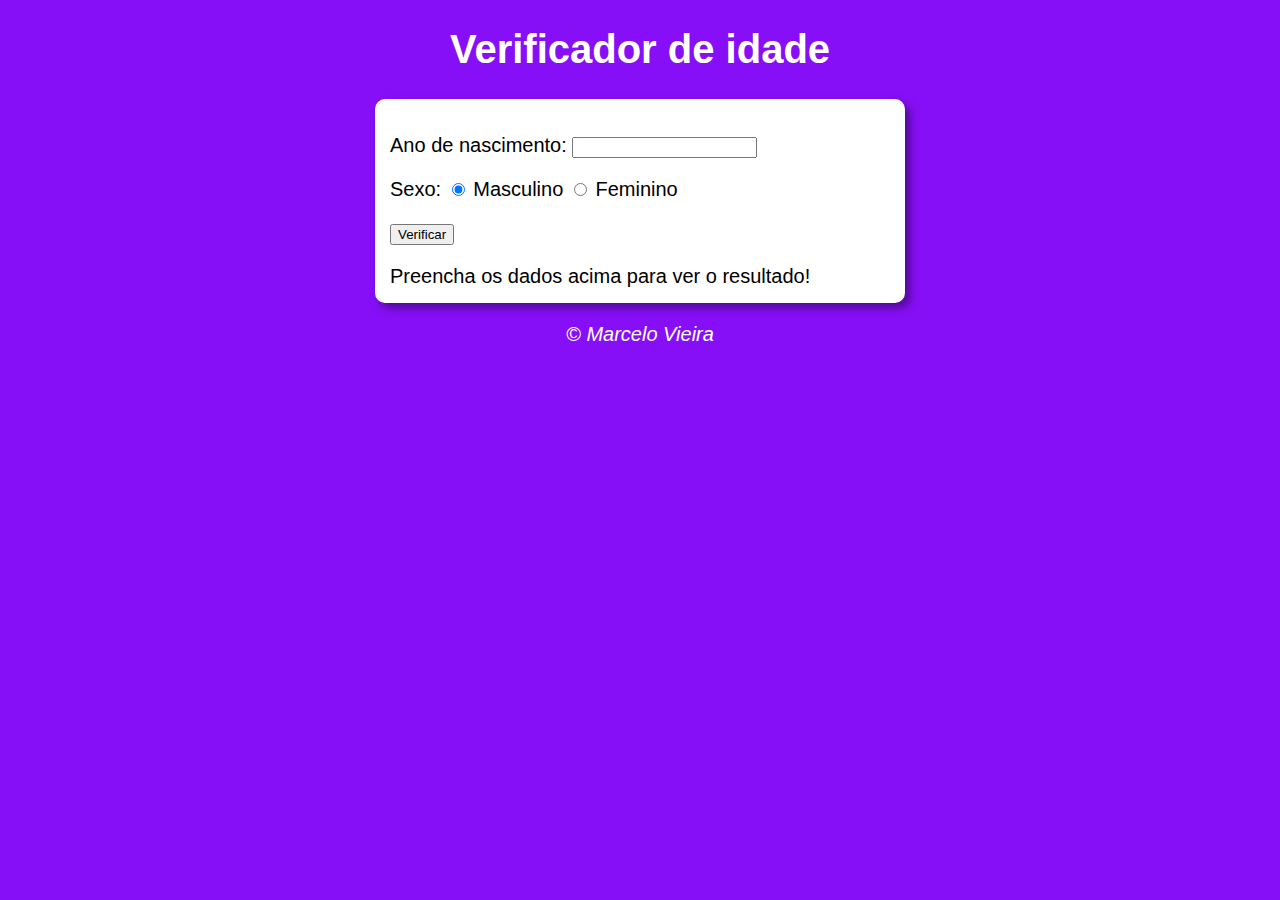
<file: Curso JavaScript - Curso em Vídeo/Aula12ex/ex015/index.html>
<!DOCTYPE html>
<html lang="pt-br">
<head>
    <meta charset="UTF-8">
    <meta http-equiv="X-UA-Compatible" content="IE=edge">
    <meta name="viewport" content="width=device-width, initial-scale=1.0">
    <title>Modelo de Exercício</title>
    <link rel="stylesheet" href="style.css">
</head>
<body>
    <header>
        <h1>Verificador de idade</h1>
    </header>
    <section>
        <div>
            <p>Ano de nascimento:
                <input type="number" name="txtano" id="txtano">
            </p>
            <p>Sexo:
                <input type="radio" name="radsex" id="masc" checked>
                <label for="masc">Masculino</label>
                <input type="radio" name="radsex" id="fem">
                <label for="fem">Feminino</label>
            </p>
            <p>
                <input type="button" value="Verificar" onclick="verificar()">
            </p>
        </div>
        <div id="res">
            Preencha os dados acima para ver o resultado!
        </div>
    </section>

    <footer>
        <p>&copy; Marcelo Vieira</p>
    </footer>

    <script src="script.js"></script>
    
</body>
</html>
</file>
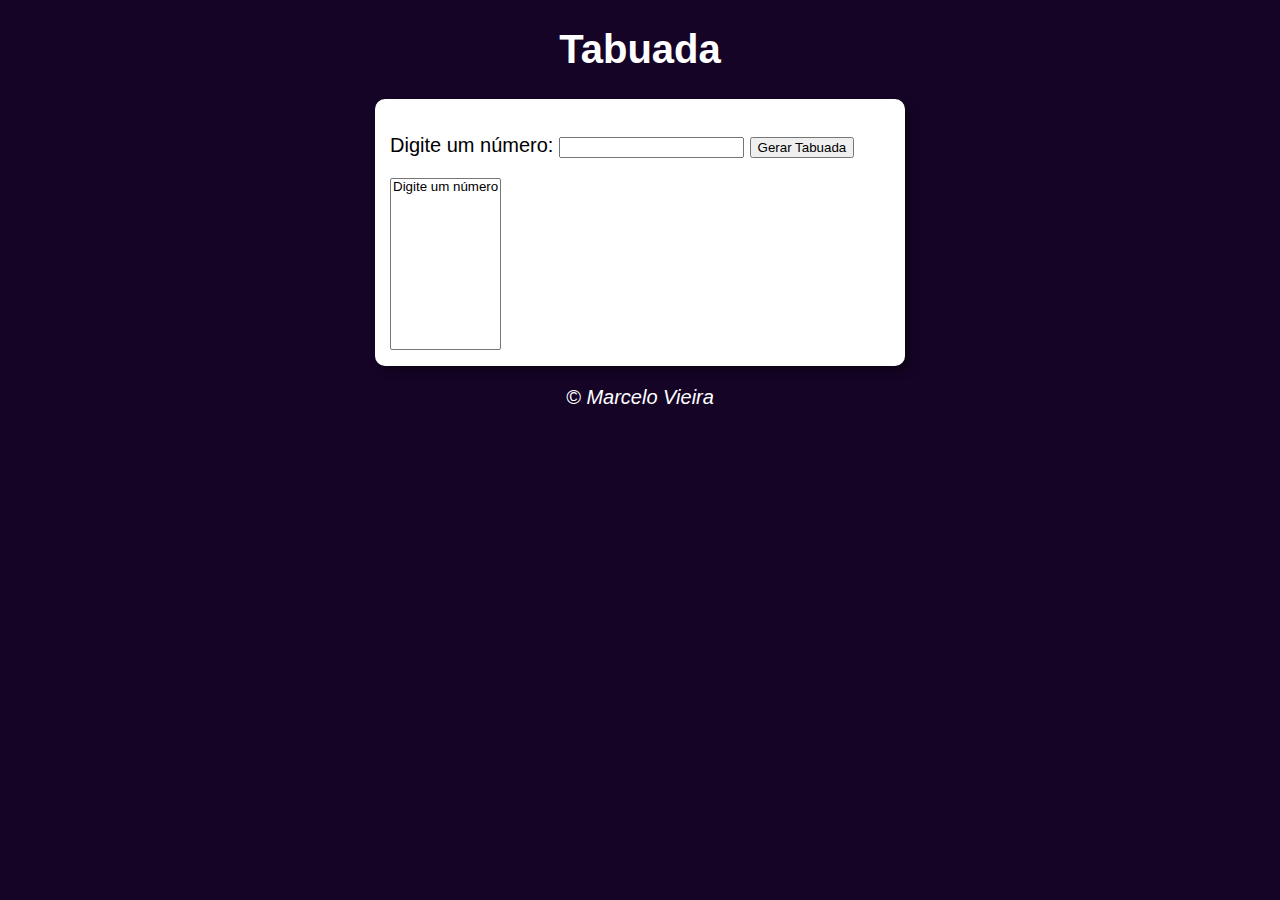
<file: Curso JavaScript - Curso em Vídeo/Aula14ex/ex017/index.html>
<!DOCTYPE html>
<html lang="pt-br">
<head>
    <meta charset="UTF-8">
    <meta http-equiv="X-UA-Compatible" content="IE=edge">
    <meta name="viewport" content="width=device-width, initial-scale=1.0">
    <title>Tabuada</title>
    <link rel="stylesheet" href="style.css">
</head>
<body>
    <header>
        <h1>Tabuada</h1>
    </header>

    <section>
        <div>
            <p>Digite um número: <input type="number" name="numero" id="txtn"> 
                <input type="button" value="Gerar Tabuada" onclick="tabuada()"></p>
        </div>
        <div>
            <select name="tabuada" id="seltab" size="10">
                <option>Digite um número</option>
            </select>
        </div>
    </section>

    <footer>
        <p>&copy; Marcelo Vieira</p>
    </footer>

    <script src="script.js"></script>
    
</body>
</html>
</file>
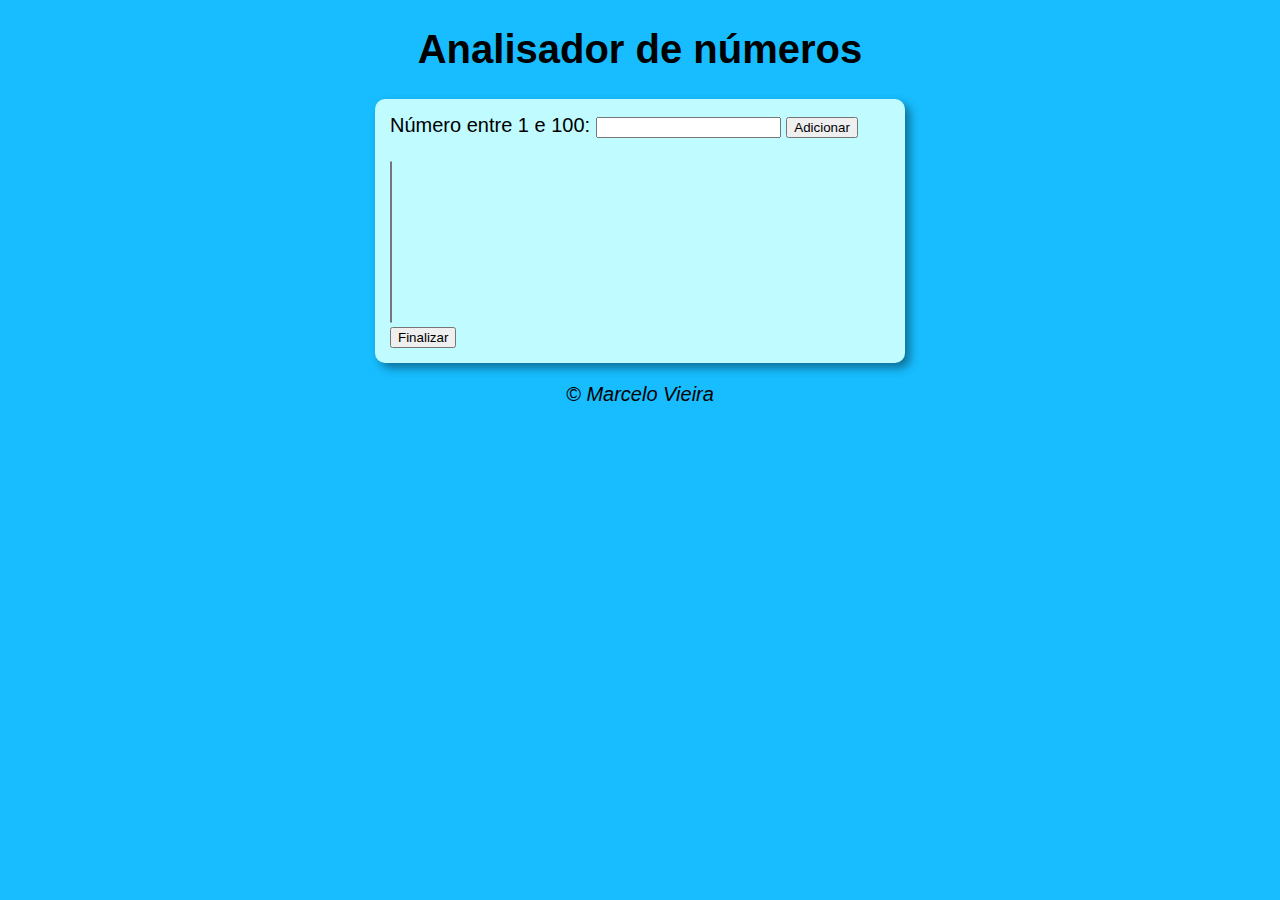
<file: Curso JavaScript - Curso em Vídeo/Aula16ex/ex018/index.html>
<!DOCTYPE html>
<html lang="pt-br">
<head>
    <meta charset="UTF-8">
    <meta http-equiv="X-UA-Compatible" content="IE=edge">
    <meta name="viewport" content="width=device-width, initial-scale=1.0">
    <title>Analisando números</title>
    <link rel="stylesheet" href="style.css">
</head>
<body>
    <header>
        <h1>Analisador de números</h1>
    </header>

    <section>
        <div>
            Número entre 1 e 100:
            <input type="number" name="fnum" id="fnum">
            <input type="button" value="Adicionar" onclick="adicionar()">
            <br><br><select name="flista" id="flista" size="10"></select>
            <br><input type="button" value="Finalizar" onclick="finalizar()">
        </div>
        <div id="res">
            
        </div>
    </section>

    <footer>
        <p>&copy; Marcelo Vieira</p>
    </footer>

    <script src="script.js"></script>
    
</body>
</html>
</file>
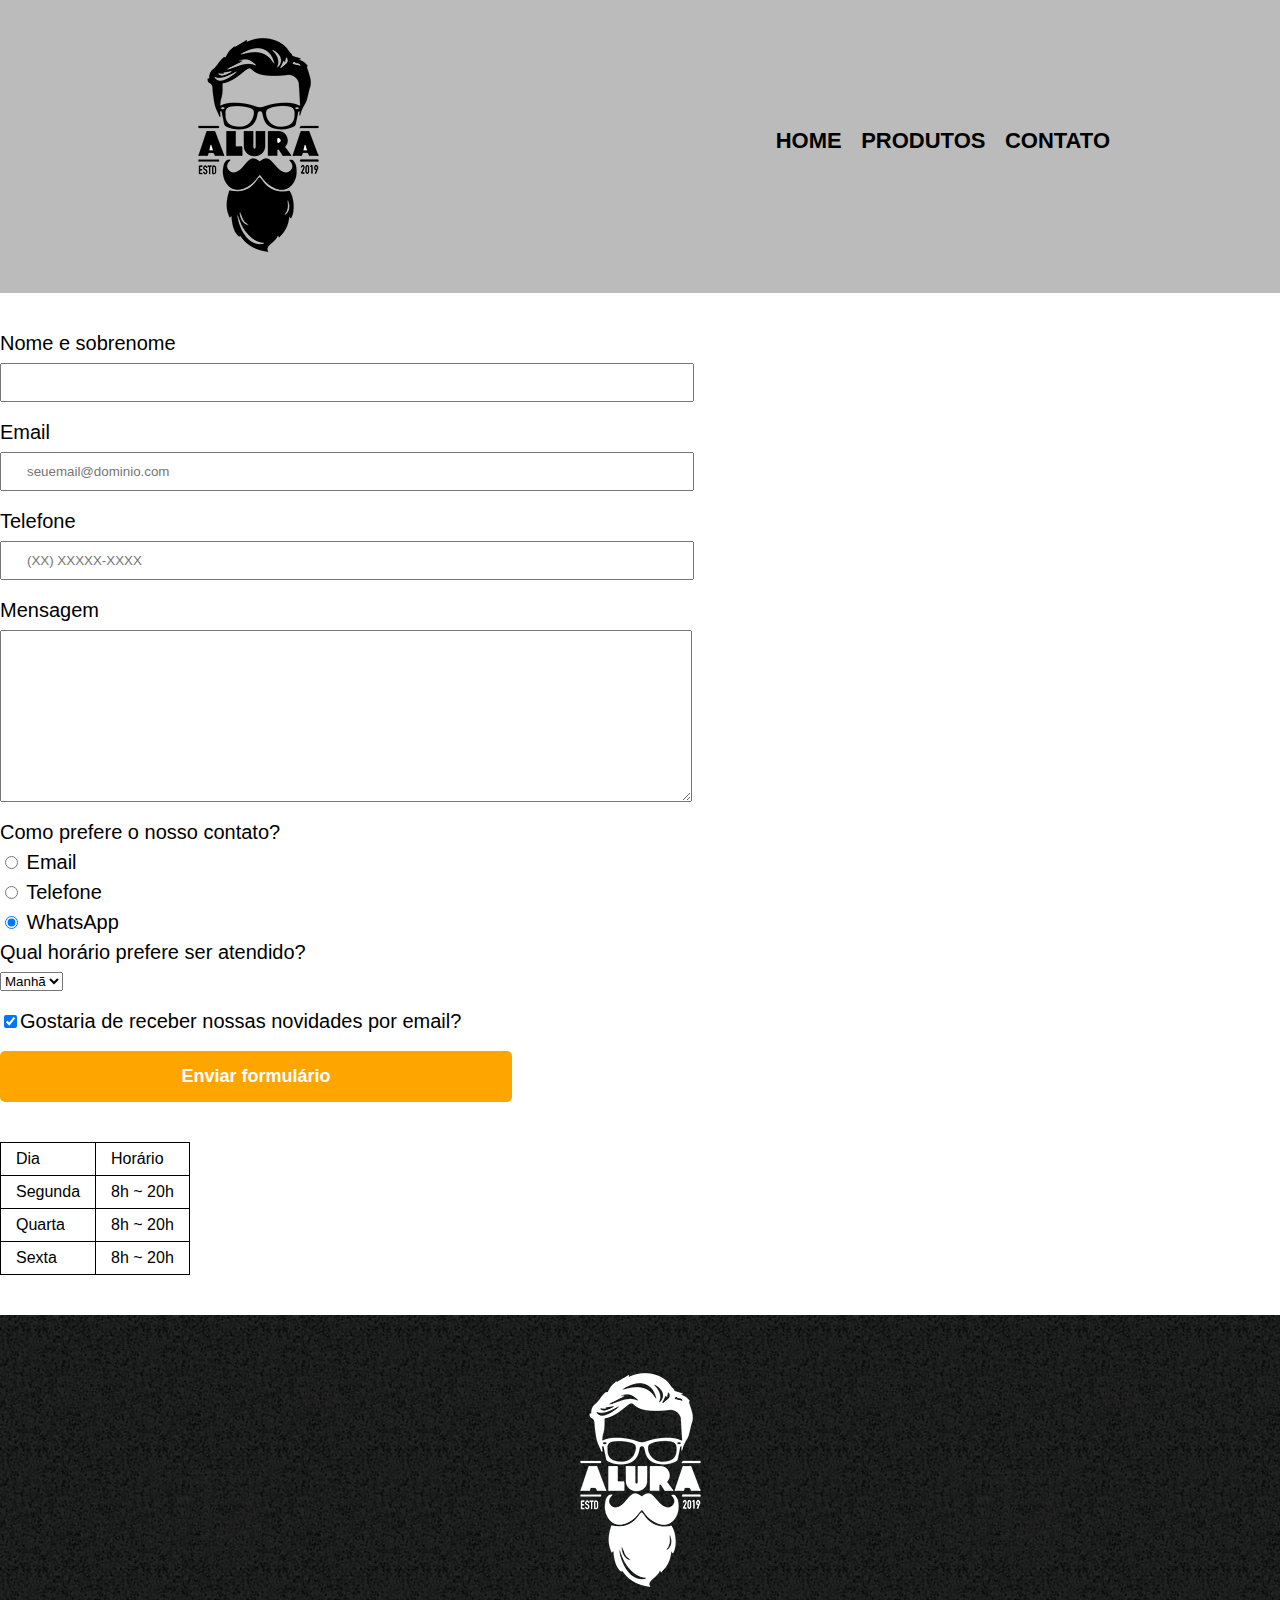
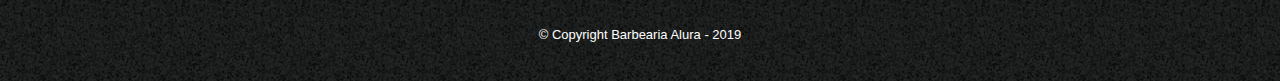
<file: barbearia_alura/contato.html>
<!DOCTYPE html>
<html>
	<head>
		<meta charset="UTF-8">
		<title>Contato - Barbearia Alura</title>

		<link rel="stylesheet" href="reset.css">
		<link rel="stylesheet" href="style.css">
	</head>
	<body>
		<header>
			<div class="caixa">
				<h1><img src="logo.png" alt="Logo da Barbearia Alura"></h1>

				<nav>
					<ul>
						<li><a href="index.html">Home</a></li>
						<li><a href="produtos.html">Produtos</a></li>
						<li><a href="contato.html">Contato</a></li>
					</ul>
				</nav>
			</div>
		</header>

		<main>
			<form>
				<label for="nomesobrenome">Nome e sobrenome</label>
				<input type="text" id="nomesobrenome" class="input-padrao" required>

				<label for="email">Email</label>
				<input type="email" id="email" class="input-padrao" required placeholder="seuemail@dominio.com">

				<label for="telefone">Telefone</label>
				<input type="tel" id="telefone" class="input-padrao" required placeholder="(XX) XXXXX-XXXX">

				<label for="mensagem">Mensagem</label>
				<textarea cols="70" rows="10" id="mensagem" class="input-padrao" required></textarea>

				<fieldset>
					<legend>Como prefere o nosso contato?</legend>
					<label for="radio-email"><input type="radio" name="contato" value="email" id="radio-email"> Email</label>
					
					<label for="radio-telefone"><input type="radio" name="contato" value="telefone" id="radio-telefone"> Telefone</label>
					
					<label for="radio-whatsapp"><input type="radio" name="contato" value="whatsapp" id="radio-whatsapp" checked> WhatsApp</label>
				</fieldset>

				<fieldset>
					<legend>Qual horário prefere ser atendido?</legend>
					<select>
						<option>Manhã</option>
						<option>Tarde</option>
						<option>Noite</option>
					</select>
				</fieldset>

				<label class="checkbox"><input type="checkbox" checked>Gostaria de receber nossas novidades por email?</label>

				<input type="submit" value="Enviar formulário" class="enviar">
			</form>

			<table>
				<tr>
					<td>Dia</td>
					<td>Horário</td>
				</tr>
				<tr>
					<td>Segunda</td>
					<td>8h ~ 20h</td>
				</tr>
				<tr>
					<td>Quarta</td>
					<td>8h ~ 20h</td>
				</tr>
				<tr>
					<td>Sexta</td>
					<td>8h ~ 20h</td>
				</tr>
			</table>
		</main>

		<footer>
			<img src="logo-branco.png" alt="Logo da Barbearia Alura">
			<p class="copyright">&copy; Copyright Barbearia Alura - 2019</p>
		</footer>
	</body>
</html>
</file>
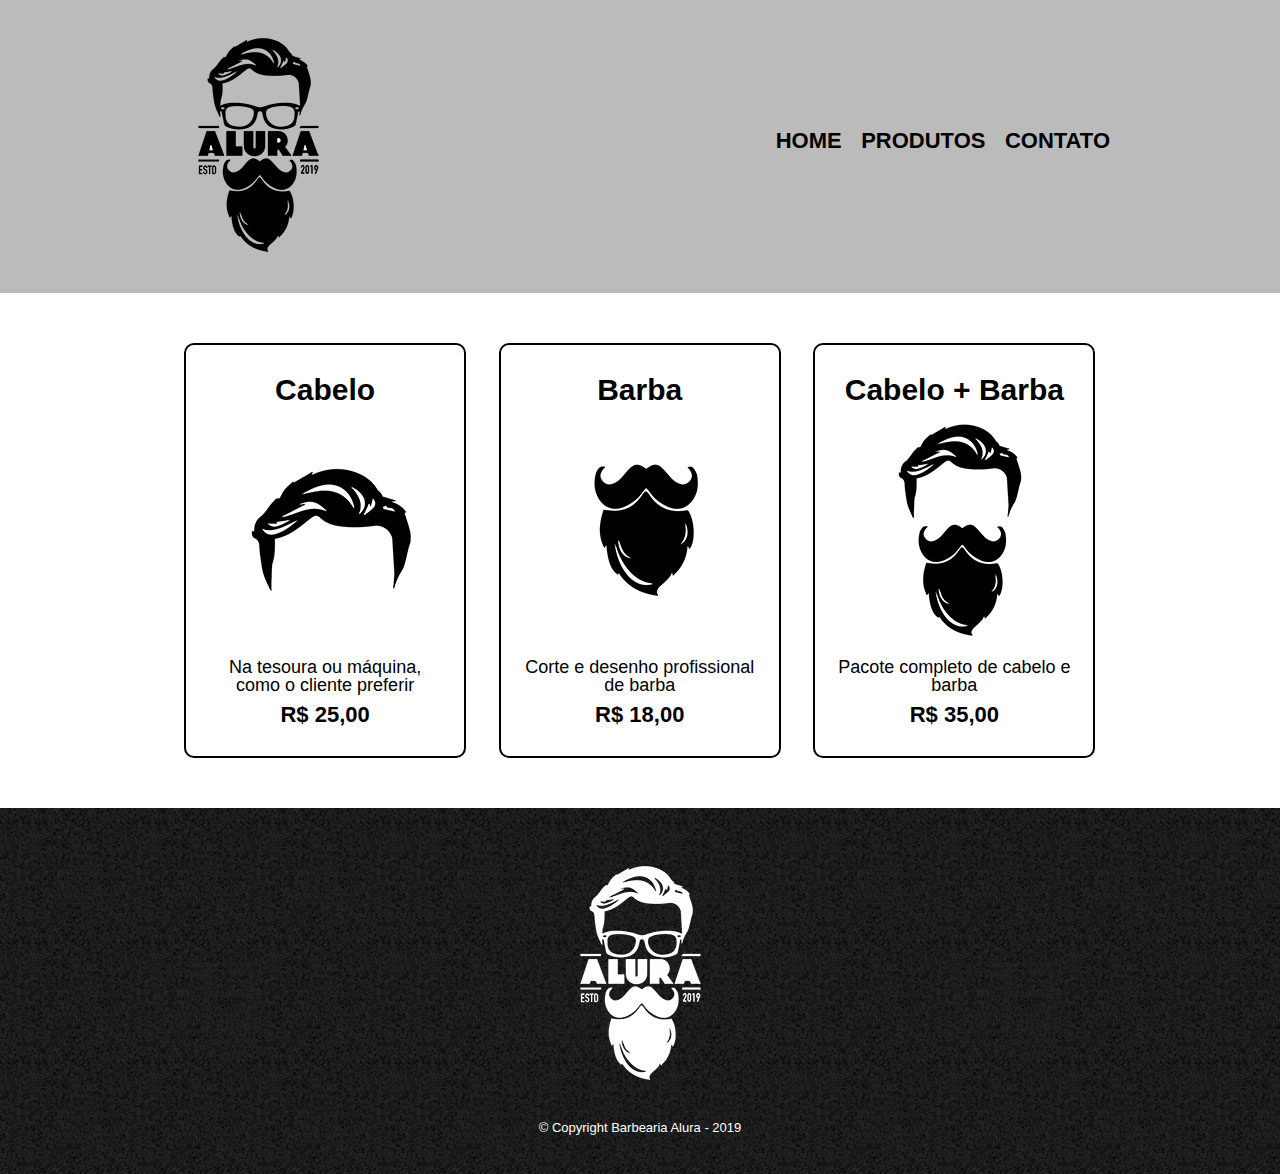
<file: barbearia_alura/produtos.html>
<!DOCTYPE html>
<html>
	<head>
		<meta charset="UTF-8">
		<title>Produtos - Barbearia Alura</title>

		<link rel="stylesheet" href="reset.css">
		<link rel="stylesheet" href="style.css">
	</head>
	<body>
		<header>
			<div class="caixa">
				<h1><img src="logo.png"></h1>

				<nav>
					<ul>
						<li><a href="index.html">Home</a></li>
						<li><a href="produtos.html">Produtos</a></li>
						<li><a href="contato.html">Contato</a></li>
					</ul>
				</nav>
			</div>
		</header>

		<main>
			<ul class="produtos">
				<li>
					<h2>Cabelo</h2>
					<img src="cabelo.jpg">
					<p class="produto-descricao">Na tesoura ou máquina, como o cliente preferir</p>
					<p class="produto-preco">R$ 25,00</p>
				</li>
				<li>
					<h2>Barba</h2>
					<img src="barba.jpg">
					<p class="produto-descricao">Corte e desenho profissional de barba</p>
					<p class="produto-preco">R$ 18,00</p>
				</li>
				<li>
					<h2>Cabelo + Barba</h2>
					<img src="cabelo+barba.jpg">
					<p class="produto-descricao">Pacote completo de cabelo e barba</p>
					<p class="produto-preco">R$ 35,00</p>
				</li>
			</ul>
		</main>

		<footer>
			<img src="logo-branco.png">
			<p class="copyright">&copy; Copyright Barbearia Alura - 2019</p>
		</footer>
	</body>
</html>
</file>
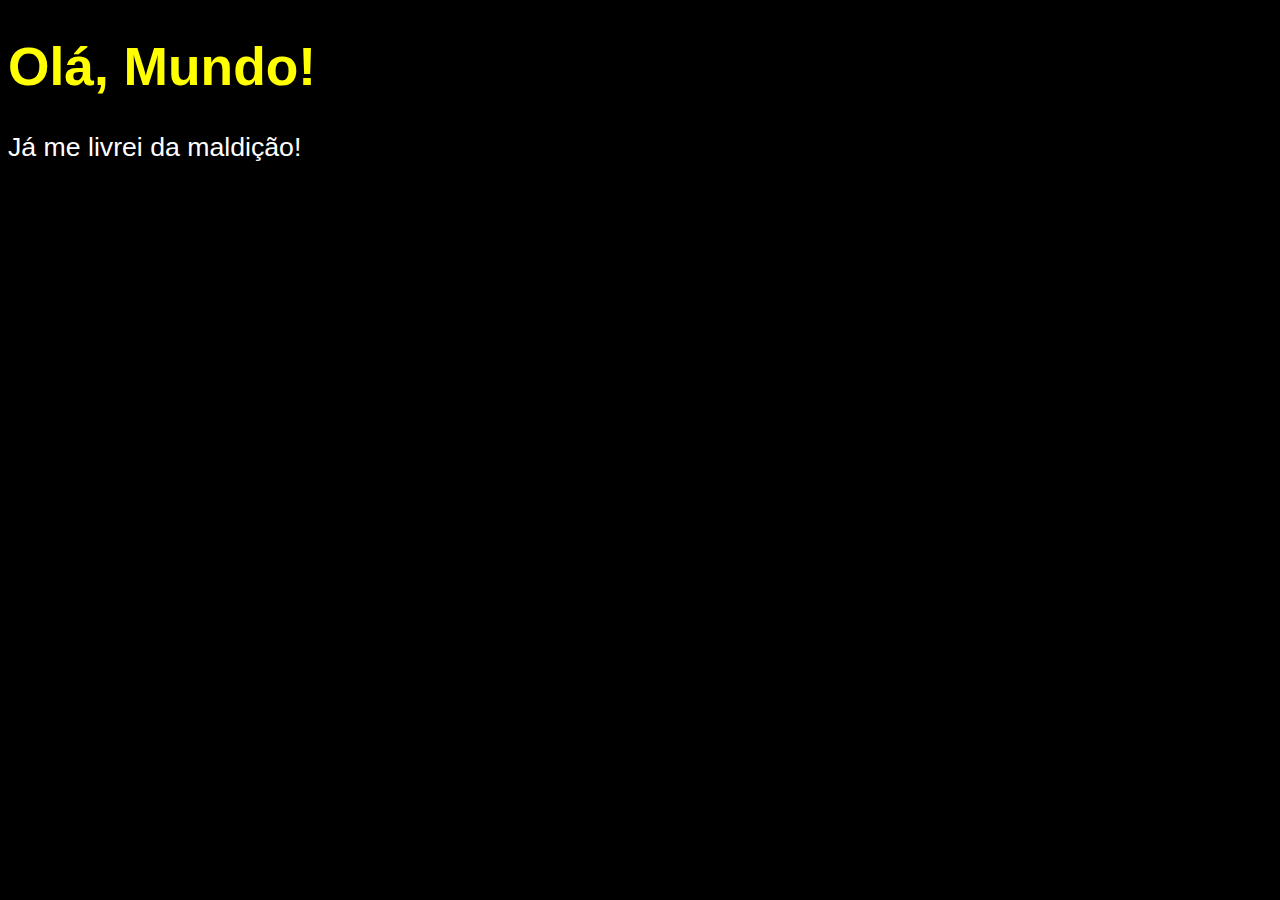
<file: Curso JavaScript - Curso em Vídeo/Aula04/ex001.html>
<!DOCTYPE html>
<html lang="pt-br">
<head>
    <meta charset="UTF-8">
    <meta http-equiv="X-UA-Compatible" content="IE=edge">
    <meta name="viewport" content="width=device-width, initial-scale=1.0">
    <title>Meu primeiro programa...</title>
    <style>
        body {
            background-color: rgb(0, 0, 0);
            color: rgb(255, 255, 255);
            font: normal 20pt Arial;
        }
        h1 {
            color: rgb(255, 255, 0);
        }
    </style>
</head>
<body>
    <h1>Olá, Mundo!</h1>
    <p>Já me livrei da maldição!</p>
    <script>
        window.alert('Minha primeira mensagem') // janela de alerta
        window.confirm('Você está gostando de JS?') // janela com botão OK e Cancelar
        window.prompt('Qual é o seu nome?') // vai perguntar o nome
    </script>
</body>
</html>
</file>
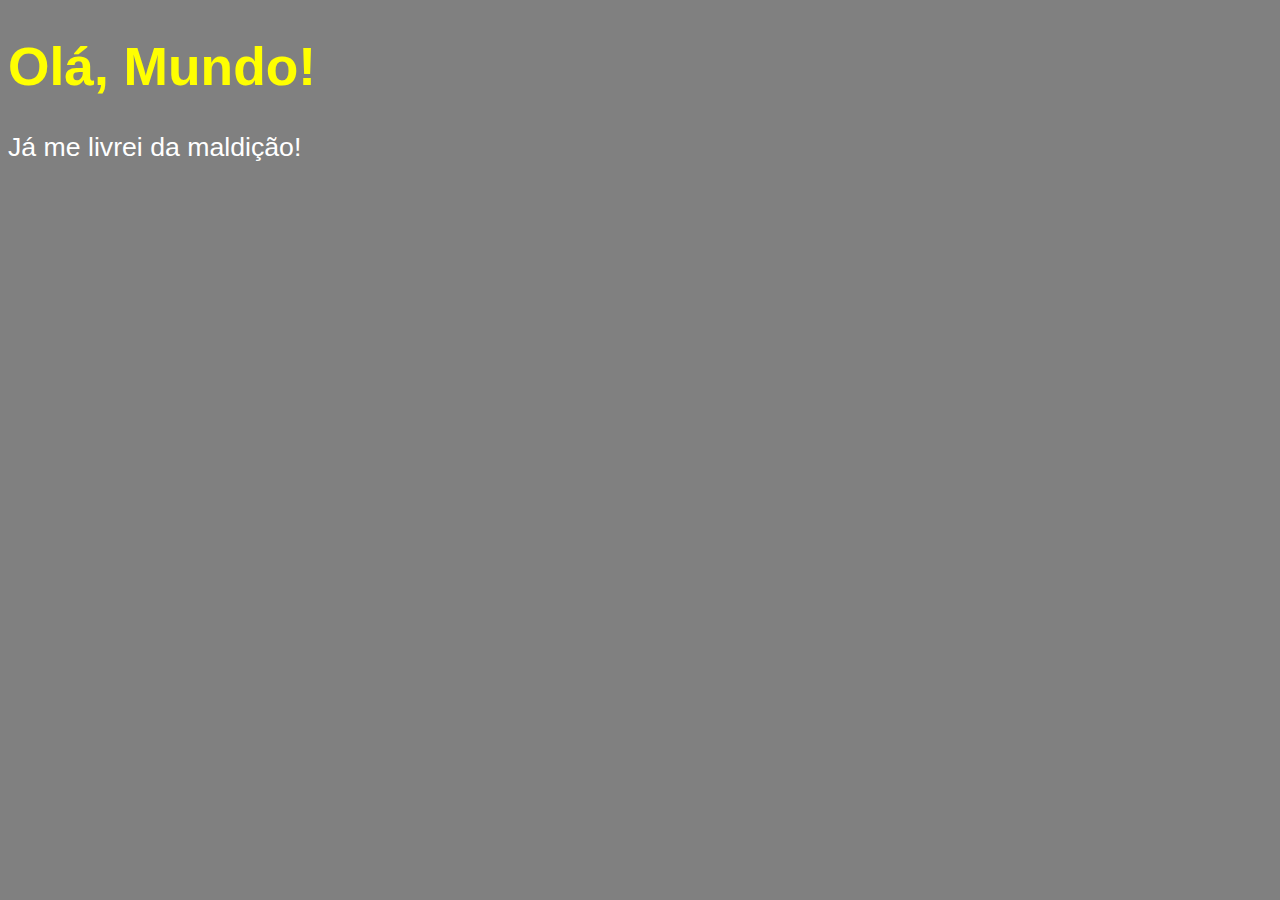
<file: Curso JavaScript - Curso em Vídeo/Aula06/ex002.html>
<!DOCTYPE html>
<html lang="pt-br">
<head>
    <meta charset="UTF-8">
    <meta http-equiv="X-UA-Compatible" content="IE=edge">
    <meta name="viewport" content="width=device-width, initial-scale=1.0">
    <title>Meu primeiro programa...</title>
    <style>
        body {
            background-color: gray;
            color: white;
            font: normal 20pt Arial;
        }
        h1 {
            color: yellow;
        }
    </style>
</head>
<body>
    <h1>Olá, Mundo!</h1>
    <p>Já me livrei da maldição!</p>
    <script>
        var nome = window.prompt('Qual é o seu nome?') //vai perguntar o nome...
        window.alert('É um grande prazer te conhecer, ' + nome + '!')
    </script>
</body>
</html>
</file>
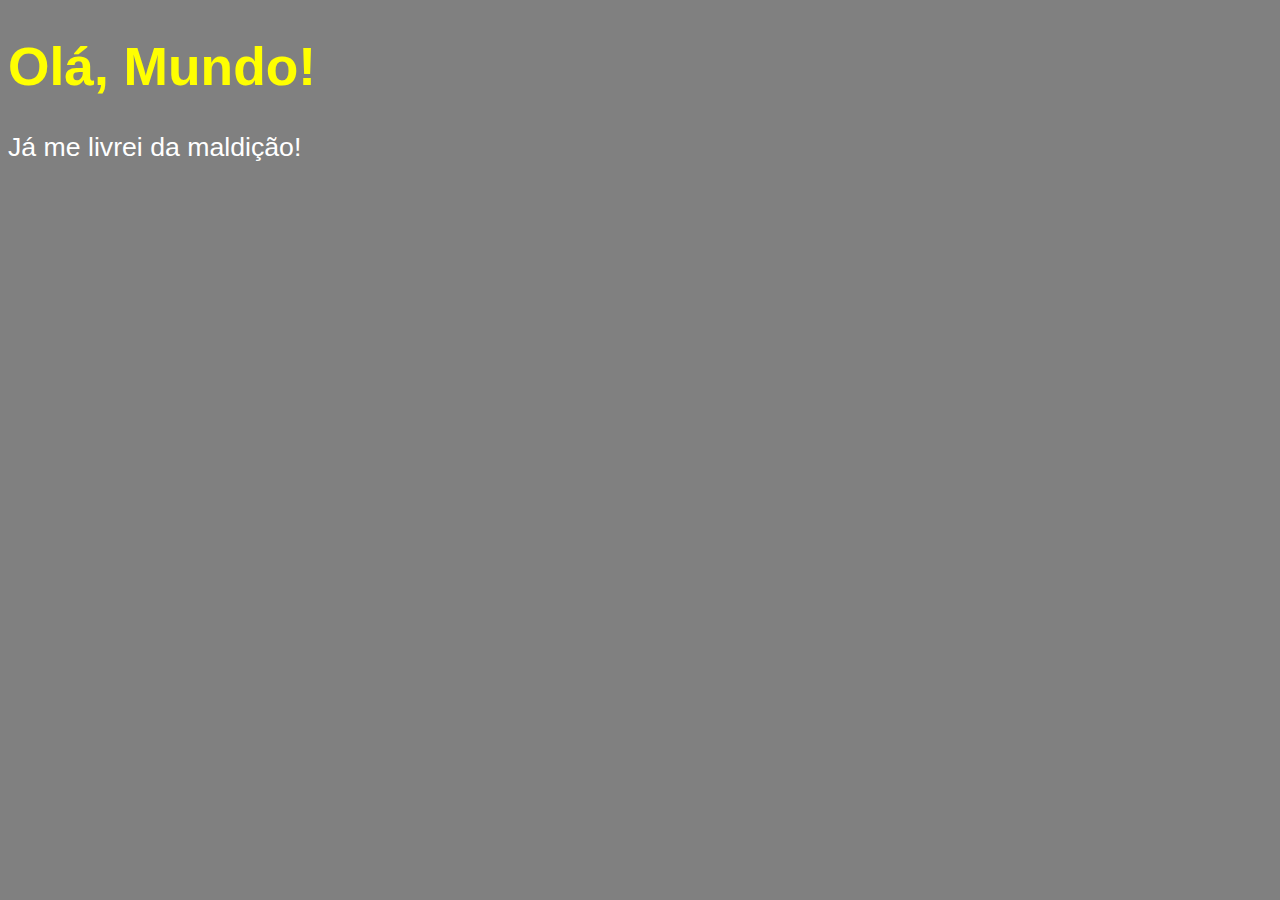
<file: Curso JavaScript - Curso em Vídeo/Aula06/ex003.html>
<!DOCTYPE html>
<html lang="pt-br">
<head>
    <meta charset="UTF-8">
    <meta http-equiv="X-UA-Compatible" content="IE=edge">
    <meta name="viewport" content="width=device-width, initial-scale=1.0">
    <title>Meu primeiro programa...</title>
    <style>
        body {
            background-color: gray;
            color: white;
            font: normal 20pt Arial;
        }
        h1 {
            color: yellow;
        }
    </style>
</head>
<body>
    <h1>Olá, Mundo!</h1>
    <p>Já me livrei da maldição!</p>
    <script>
        var n1 = Number(window.prompt('Digite um número: '))
        var n2 = Number(window.prompt('Digite outro número: '))
        var s = n1 + n2
        window.alert(`A soma entre ${n1} e ${n2} é igual a ${s}`) // + pode ser concatenação ou adição
    </script>
</body>
</html>
</file>
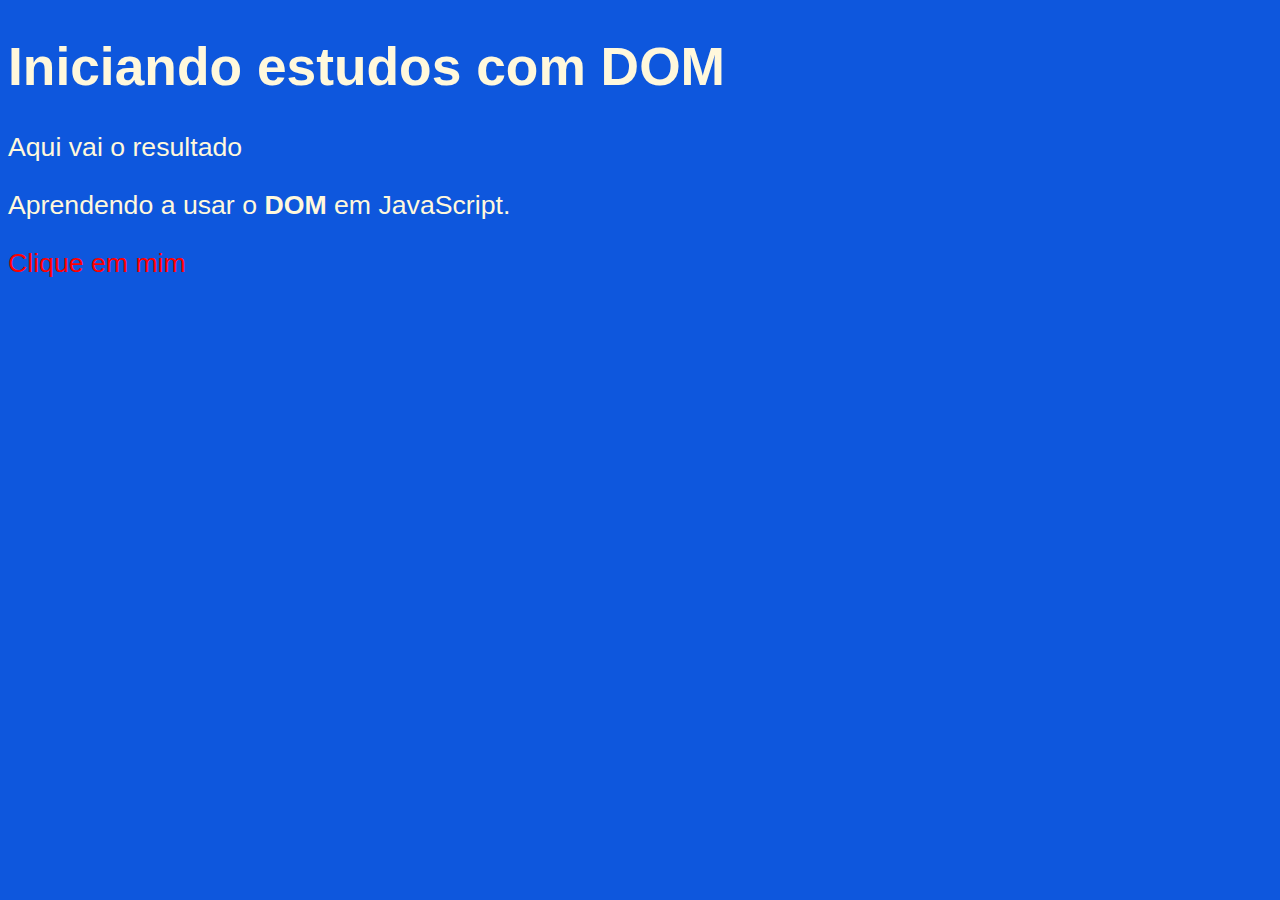
<file: Curso JavaScript - Curso em Vídeo/Aula09/ex005.html>
<!DOCTYPE html>
<html lang="pt-br">
<head>
    <meta charset="UTF-8">
    <meta http-equiv="X-UA-Compatible" content="IE=edge">
    <meta name="viewport" content="width=device-width, initial-scale=1.0">
    <title>Primeiros passos com DOM</title>
    <style>
        body {
            background-color: rgb(14, 87, 221);
            color: cornsilk;
            font: normal 20pt arial;
        }
    </style>
</head>
<body>
    <h1>Iniciando estudos com DOM</h1>
    <p>Aqui vai o resultado</p>
    <p>Aprendendo a usar o <strong>DOM</strong> em JavaScript.</p>
    <div class="msg">Clique em mim</div>
    <script>
        var d = window.document.querySelector('div.msg')
        d.style.color = 'red'
    </script>
</body>
</html>
</file>
<file: alura-plus/style.css>
:root {
    --branco-principal:  #FFFFFF;
    --cinza-secundario:  #C0C0C0;
    --botao-azul:        #167BF7;
    --cor-de-fundo:      #00030C;
    --botao-azul-efeito: #00aeff;
    --fonte-principal: 'Inter';
}

body {
    background-color: var(--cor-de-fundo);
    color: var(--branco-principal);
    font-family: var(--fonte-principal);
    font-size: 16px;
    font-weight: 400;
}

* {
    margin: 0;
    padding: 0;
}

.principal {
    background-image: url("img/Background.png");
    background-repeat: no-repeat;
    background-size: contain;
    align-items: center;
    text-align: center;
}

.container {
    height: 100vh;
    display: grid;
    grid-template-columns: 50% 50%;
}

.container__botao {
    background-color: var(--botao-azul);
    border-radius: 5px;
    padding: 1em;
    color: var(--branco-principal);
    display: block;
    text-decoration: none;
    margin-bottom: 1em;
}

.botao__secundario {
    background-color: transparent;
    border: 2px solid var(--branco-principal);
}

.container__aviso {
    font-size: 12px;
    color: var(--cinza-secundario);
}

.container__titulo {
    font-size: 28px;
    font-weight: 700;
}

.container__imagem {
    margin: 1em 0 2em 0;
}

.container__caixa {
    margin: 0 6em;
}

.secundario__imagem {
    width: 80%;
}

.secundario {
    align-items: center;
    margin: 0 10em;
}

.descricao__titulo {
    font-weight: 700;
    font-size: 48px;
    color: var(--branco-principal);
    margin-bottom: 0.1em;
}

.descricao__texto {
    color: var(--cinza-secundario);
}

.secundario__botao {
    display: inline-block;
    margin-top: 1em;
}

.container__descricao {
    padding: 2em;
}

.dispositivos {
    text-align: center;
}

.dispositivos__lista {
    display: flex;
    justify-content: center;
    list-style-type: none;
    margin: 5em 0;
}

.dispositivos__titulo {
    font-size: 48px;
    color: var(--branco-principal);
}

.lista__item {
    font-size: 32px;
    color: var(--branco-principal);
}

.rodape {
    text-align: center;
    margin: 5em 3em;
}

.rodape__logo {
    margin: 5em 0 2em;
}

.rodape__lista {
    display: flex;
    justify-content: center;
    list-style-type: none;
    margin-top: 1em;
}

.lista__link a{
    text-decoration: none;
    color: var(--branco-principal);
    margin-left: 1em;
}

.rodape__texto {
    margin: 1em 0;
    color: var(--cinza-secundario);
    font-size: 14px;
}

.lista__link a:hover {
    color: var(--botao-azul);
}

.lista__link a:active {
    color: purple;
}

.container__botao:hover {
    background-color: var(--botao-azul-efeito);
    color: var(--cor-de-fundo);
}
</file>
<file: aluramidi/css/estilos.css>
:root {
  --cinza: #aaa;
  --vermelha: #e93d50;
  --vermelha-escura: #af303f;
  --branca: #fff;
  --luz: rgb(229, 255, 0);
}

body {
  align-items: center;
  background: linear-gradient(45deg, #a7cfdf 0%,#23538a 100%);
  display: flex;
  justify-content: center;
  flex-direction: column;
  font-family: 'Montserrat', sans-serif;
  min-height: 100vh;
}

h1 {
  color: var(--branca);
  margin-bottom: 20px;
  font-size: 2rem;
}

.teclado {
  background: linear-gradient(to bottom, #eeeeee 0%,#cccccc 100%);
  box-shadow: 6px 8px 0 6px #666, 10px 10px 10px #000;
  border-radius: 30px;
  display: grid;
  gap: 10px;
  grid-template-columns: repeat(3, 1fr);
  padding: 10px;
}

.tecla {
  background-color: var(--branca);
  border-radius: 30px;
  box-shadow: 3px 3px 0 var(--cinza);
  color: var(--vermelha);
  cursor: pointer;
  height: 120px;
  font-size: 1.75em;
  font-weight: bold;
  line-height: 120px;
  text-align: center;
  width: 120px;
}

.tecla.ativa,
.tecla:active {
  background-color: var(--vermelha);
  border: 4px solid  var(--vermelha);
  box-shadow: 3px 3px 0 var(--vermelha-escura) inset;
  color: var(--branca);
  outline: none;
}

.tecla.focus,
.tecla:focus {
  outline: none;
  box-shadow: 1px 1px 10px var(--luz);
}

.tecla.active:focus,
.tecla:active:focus {
  box-shadow: 3px 3px 0 var(--vermelha-escura) inset, 1px 1px 10px var(--luz);
}
</file>
<file: barbearia_alura/style.css>
body {
	font-family: 'Montserrat', sans-serif;
}

header {
	background: #BBBBBB;
	padding: 20px 0;
}

.caixa {
	position: relative;
	width: 940px;
	margin: 0 auto;
}

nav {
	position: absolute;
	top: 110px;
	right: 0;
}

nav li {
	display: inline;
	margin: 0 0 0 15px;
}

nav a {
	text-transform: uppercase;
	color: #000000;
	font-weight: bold;
	font-size: 22px;
	text-decoration: none;
}

nav a:hover {
	color: #C78C19;
	text-decoration: underline;
}

.produtos {
	width: 940px;
	margin: 0 auto;
	padding: 50px 0;
}

.produtos li {
	display: inline-block;
	text-align: center;
	width: 30%;
	vertical-align: top;
	margin: 0 1.5%;
	padding: 30px 20px;
	box-sizing: border-box;
	border: 2px solid #000000;
	border-radius: 10px;
}

.produtos li:hover {
	border-color: #C78C19;
}

.produtos li:active {
	border-color: #088C19;	
}

.produtos li:hover h2 {
	font-size: 34px;
}

.produtos h2 {
	font-size: 30px;
	font-weight: bold;
}

.produto-descricao {
	font-size: 18px;
}

.produto-preco {
	font-size: 22px;
	font-weight: bold;
	margin-top: 10px;
}

footer {
	text-align: center;
	background: url("bg.jpg");
	padding: 40px 0;
}

.copyright {
	color: #FFFFFF;
	font-size: 13px;
	margin: 20px 0 0;
}

main {
	
}

form {
	margin: 40px 0;
}

form label, form legend {
	display:block;
	font-size: 20px;
	margin: 0 0 10px;
}

.input-padrao {
	display: block;
	margin: 0 0 20px;
	padding: 10px 25px;
	width: 50%;
}

.checkbox {
	margin: 20px 0;
}

.enviar {
	width:40%;
	padding: 15px 0;
	background: orange;
	color: white;
	font-weight: bold;
	font-size: 18px;
	border: none;
	border-radius: 5px;
	transition: 1s all;
	cursor: pointer;
}

.enviar:hover {
	background: darkorange;
	transform: scale(1.2);
}

table {
	margin: 20px 0 40px;
}

thead {
	background: #555555;
	color: white;
	font-weight: bold;
}

td, th {
	border: 1px solid #000000;
	padding: 8px 15px;
}


/* css da página inicial */
.banner {
	width:100%;
}

.titulo-principal {
	text-align: center;
	font-size: 2em;
	margin: 0 0 1em;
	clear: left;
}

.principal {
	padding: 3em 0;
	background: #FEFEFE;
	width: 940px;
	margin: 0 auto;
}

.principal p {
	margin: 0 0 1em;
}

.principal strong {
	font-weight: bold;
}

.principal em {
	font-style: italic;
}

.utensilios {
	width: 120px;
	float: left;
	margin: 0 20px 20px 0;
}

.mapa {
	padding: 3em 0;
	background: linear-gradient(#FEFEFE, #888888);
}

.mapa-conteudo {
	width: 940px;
	margin: 0 auto;
}

.mapa p {
	margin: 0 0 2em;
	text-align: center;
}

.beneficios {
	padding: 3em 0;
	background: #888888;
}

.conteudo-beneficios {
	width: 640px;
	margin: 0 auto;
}

.lista-beneficios {
	width: 40%;
	display: inline-block;
	vertical-align: top;
}

.itens {
	line-height: 1.5;
}

.itens:first-child {
	font-weight: bold;
}

.itens:before {
	content: "🟊";
}

.imagem-beneficios {
	width: 60%;
	opacity: 1;
	transition: 400ms;
	box-shadow: 10px 10px 10px 0 #000000;
}

.imagem-beneficios:hover {
	opacity: 0.3;
}

.video {
	width: 560px;
	margin: 2em auto;
}

@media screen and (max-width: 480px) {
	.caixa, .principal, .conteudo-beneficios, .mapa-conteudo, .video {
		width: auto;
	}

	h1 {
		text-align: center;
	}

	nav {
		position: static;
	}

	.lista-beneficios, .imagem-beneficios {
		width: 100%;
	}
}
</file>
<file: flex-e-grid-aula6/assets/css/estilos.css>
@font-face {
    font-family: 'icones';
    src: url(../font/icones.ttf);
}

body {
    background-color: #1D232A;
    font-family: 'Open Sans', 'icones', sans-serif;
    color: #FFFFFF;
}

@media screen and (min-width: 1440px) {
    body {
        display: grid;
        grid-template-columns: auto 1fr;
    }
}

.cabecalho {
    display: flex;
    justify-content: space-between;
    align-items: center;
    background-color: #15191C;
    padding: 8px 16px;
    box-shadow: 0px 4px 4px rgba(0, 0, 0, 0.16);
}

.cabecalho__menu i::before {
    content: "\e904";
    font-size: 24px;
}

.cabecalho__notificacao i::before {
    content: "\e906";
    font-size: 24px;
}

.cabecalho__logo {
    width: 40px;
}

.cabecalho__perfil {
    display: none;
}

@media screen and (min-width: 1440px) {
    .cabecalho {
        background-color: #1D232A;
        display: grid;
        column-gap: 32px;
        grid-template-columns: 1fr auto;
        padding: 16px 60px;
        height: 80px;
        box-sizing: border-box;
        grid-column: 2;
    }

    .cabecalho__menu {
        display: none;
    }

    .cabecalho__logo {
        display: none;
    }

    .cabecalho__perfil {
        display: grid;
        grid-template-columns: repeat(3, auto);
        column-gap: 8px;
        align-items: center;
        justify-self: flex-end;
        color: #95999C;
        padding: 8px 32px;
        border-right: 1px solid #95999C;
    }

    .cabecalho__perfil::before {
        content: "";
        display: block;
        width: 32px;
        height: 32px;
        background-image: url(../img/profile_2.png);
        background-size: contain;
        background-repeat: no-repeat;
        background-position: center;
    }

    .cabecalho__perfil::after {
        content: "\e90d";
        color: #FFFFFF;
        font-size: 1.5rem;
    }
}

.menu-lateral {
    display: flex;
    flex-direction: column;
    background-color: #15191C;
    width: 75vw;
    height: 100vh;

    position: absolute;
    left: -100vw;
    transition: .25s;
}

.menu-lateral--ativo {
    left: 0;
    transition: .25s;
}

.menu-lateral__logo {
    width: 118px;
    align-self: center;
    padding: 16px;
}

.menu-lateral__link {
    height: 64px;
    color: #95999C;
    padding-left: 64px;
    display: flex;
    align-items: center;
}

.menu-lateral__link--ativo {
    color: #FFFFFF;
    padding-left: 56px;
    border-left: 8px solid #FFFFFF;
}

.menu-lateral__link::before {
    content: "\e900";
    width: 24px;
    height: 24px;
    font-size: 24px;
    position: absolute;
    left: 24px;
}

.menu-lateral__link--inicio::before {
    content: "\e902";
}

.menu-lateral__link--videos::before {
    content: "\e90e";
}

.menu-lateral__link--picos::before {
    content: "\e909";
}

.menu-lateral__link--integrantes::before {
    content: "\e903";
}

.menu-lateral__link--camisas::before {
    content: "\e900";
}

.menu-lateral__link--pinturas::before {
    content: "\e90a";
}

@media screen and (min-width: 1440px) {
    .menu-lateral {
        position: static;
        width: 200px;
        grid-column: 1;
        grid-row: 1 / span 2;
    }
}

.principal {
    padding: 24px 16px;
    display: grid;
    gap: 16px;
}

.titulo-pagina {
    font-size: 1.5rem;
    font-weight: 700;
}

.titulo-secao {
    font-size: 1.2rem;
    font-weight: 700;
}

@media screen and (min-width: 1440px) {
    .principal {
        display: grid;
        grid-template-columns: auto 1fr auto;
        grid-template-areas: 
            "titulo-pagina titulo-pagina titulo-pagina"
            "destaque-video destaque-video videos-recentes"
            "secao-videos secao-videos secao-videos"
            "produtos-recentes destaque-produtos destaque-produtos"
            "secao-produtos secao-produtos secao-produtos"       
        ;
        column-gap: 32px;
        padding: 16px 60px;
        grid-column: 2;
    }

    .titulo-secao {
        grid-column: span 4;
    }
}

.cartao {
    width: 100%;
    border-radius: 15px;
    overflow: hidden;
    background-color: #2C343A;
}

.cartao__imagem--desktop {
    display: none;
}

.cartao--destaque {
    margin-bottom: 16px;
}

.cartao__conteudo {
    padding: 16px;
    display: grid;
    grid-template-columns: auto 1fr;
    gap: 8px;
}

.cartao__destaque {
    grid-column: span 2;
}

.cartao__titulo {
    font-size: 1.2rem;
    font-weight: 700;
    grid-column: span 2;
}

.cartao__perfil {
    color: #95999C;
    font-size: 0.9rem;
    grid-column: span 2;
}

.cartao__info {
    display: flex;
    align-items: center;
    color: #95999C;
}

.cartao__info--tempo::before {
    content: "\e90c";
    margin-right: 8px;    
}

.cartao__info--visualizacao::before {
    content: "\e90f";
    margin-right: 8px;    
}

.cartao__botao {
    display: flex;
    justify-content: center;
    align-items: center;
    background-color: #0480DC;
    width: 40px;
    height: 40px;
    border-radius: 10px;
    font-size: 0.9rem;
    justify-self: flex-end;
}

.cartao__botao--play::before {
    content: "\e90b";
    font-size: 24px;
}

.cartao__botao--destaque {
    width: 100%;
    grid-column: span 2;
}

.cartao__botao--destaque::before {
    margin-right: 8px;
}

.cartao--recentes {
    display: none;
}

@media screen and (min-width: 1440px) {
    .cartao--destaque {
        margin-bottom: 0;
    }

    .cartao__imagem--mobile {
        display: none;
    }

    .cartao__imagem--desktop {
        display: block;
    }

    .cartao__botao--destaque {
        grid-column: auto;
        padding: 16px 8px;
    }

    .cartao--recentes {
        display: grid;
        grid-template-columns: auto auto;
        align-items: center;
        row-gap: 24px;
        width: 256px;
        padding: 16px;
        box-sizing: border-box;
        align-self: flex-start;
    }

    .cartao--recentes .cartao__titulo {
        grid-column: auto;
    }

    .cartao__link {
        font-size: 0.8rem;
        font-weight: 600;
        color: #0480DC;
        justify-self: flex-end;
    }
    
    .cartao__lista {
        display: grid;
        row-gap: 16px;
        grid-column: span 2;
    }

    .cartao__item {
        display: grid;
        grid-template-columns: auto 1fr;
        gap: 8px;
    }

    .cartao__item-thumbnail {
        width: 32px;
        grid-row: span 2;
    }

    .cartao__item-titulo {
        font-size: 0.9rem;
        line-height: 1.2rem;
        font-weight: 700;
    }

    .cartao__item-perfil {
        font-size: 0.8rem;
        color: #95999C;
    }
}

.secao {
    display: grid;
    gap: 16px;
}

@media screen and (min-width: 1440px) {
    .secao {
        grid-template-columns: repeat(4, 1fr);
    }

    .destaque-video {
        grid-area: destaque-video;
    }
    
    .videos-recentes {
        grid-area: videos-recentes;
    }
    
    .secao-videos {
        grid-area: secao-videos;
    }
    
    .destaque-produtos {
        grid-area: destaque-produtos;
    }
    
    .produtos-recentes {
        grid-area: produtos-recentes;
    }
    
    .secao-produtos {
        grid-area: secao-produtos;
    }
}
</file>
<file: Curso JavaScript - Curso em Vídeo/Aula12ex/ex015/style.css>
body { 
    background: rgb(135, 15, 247);
    font: normal 15pt Arial;
}

header {
    color: white;
    text-align: center;
}

section {
    background: white;
    border-radius: 10px;
    padding: 15px;
    width: 500px;
    margin: auto;
    box-shadow: 5px 5px 10px rgba(0, 0, 0, 0.411);

}

footer {
    color: white;
    text-align: center;
    font-style: italic;
}
</file>
<file: Curso JavaScript - Curso em Vídeo/Aula14ex/ex017/style.css>
body { 
    background: rgb(22, 4, 39);
    font: normal 15pt Arial;
}

header {
    color: white;
    text-align: center;
}

section {
    background: white;
    border-radius: 10px;
    padding: 15px;
    width: 500px;
    margin: auto;
    box-shadow: 5px 5px 10px rgba(0, 0, 0, 0.411);

}

footer {
    color: white;
    text-align: center;
    font-style: italic;
}
</file>
<file: Curso JavaScript - Curso em Vídeo/Aula16ex/ex018/style.css>
body { 
    background: rgb(23, 189, 255);
    font: normal 15pt Arial;
}

header {
    color: rgb(0, 0, 0);
    text-align: center;
}

section {
    background: rgb(191, 251, 255);
    border-radius: 10px;
    padding: 15px;
    width: 500px;
    margin: auto;
    box-shadow: 5px 5px 10px rgba(0, 0, 0, 0.411);

}

footer {
    color: rgb(0, 0, 0);
    text-align: center;
    font-style: italic;
}
</file>
